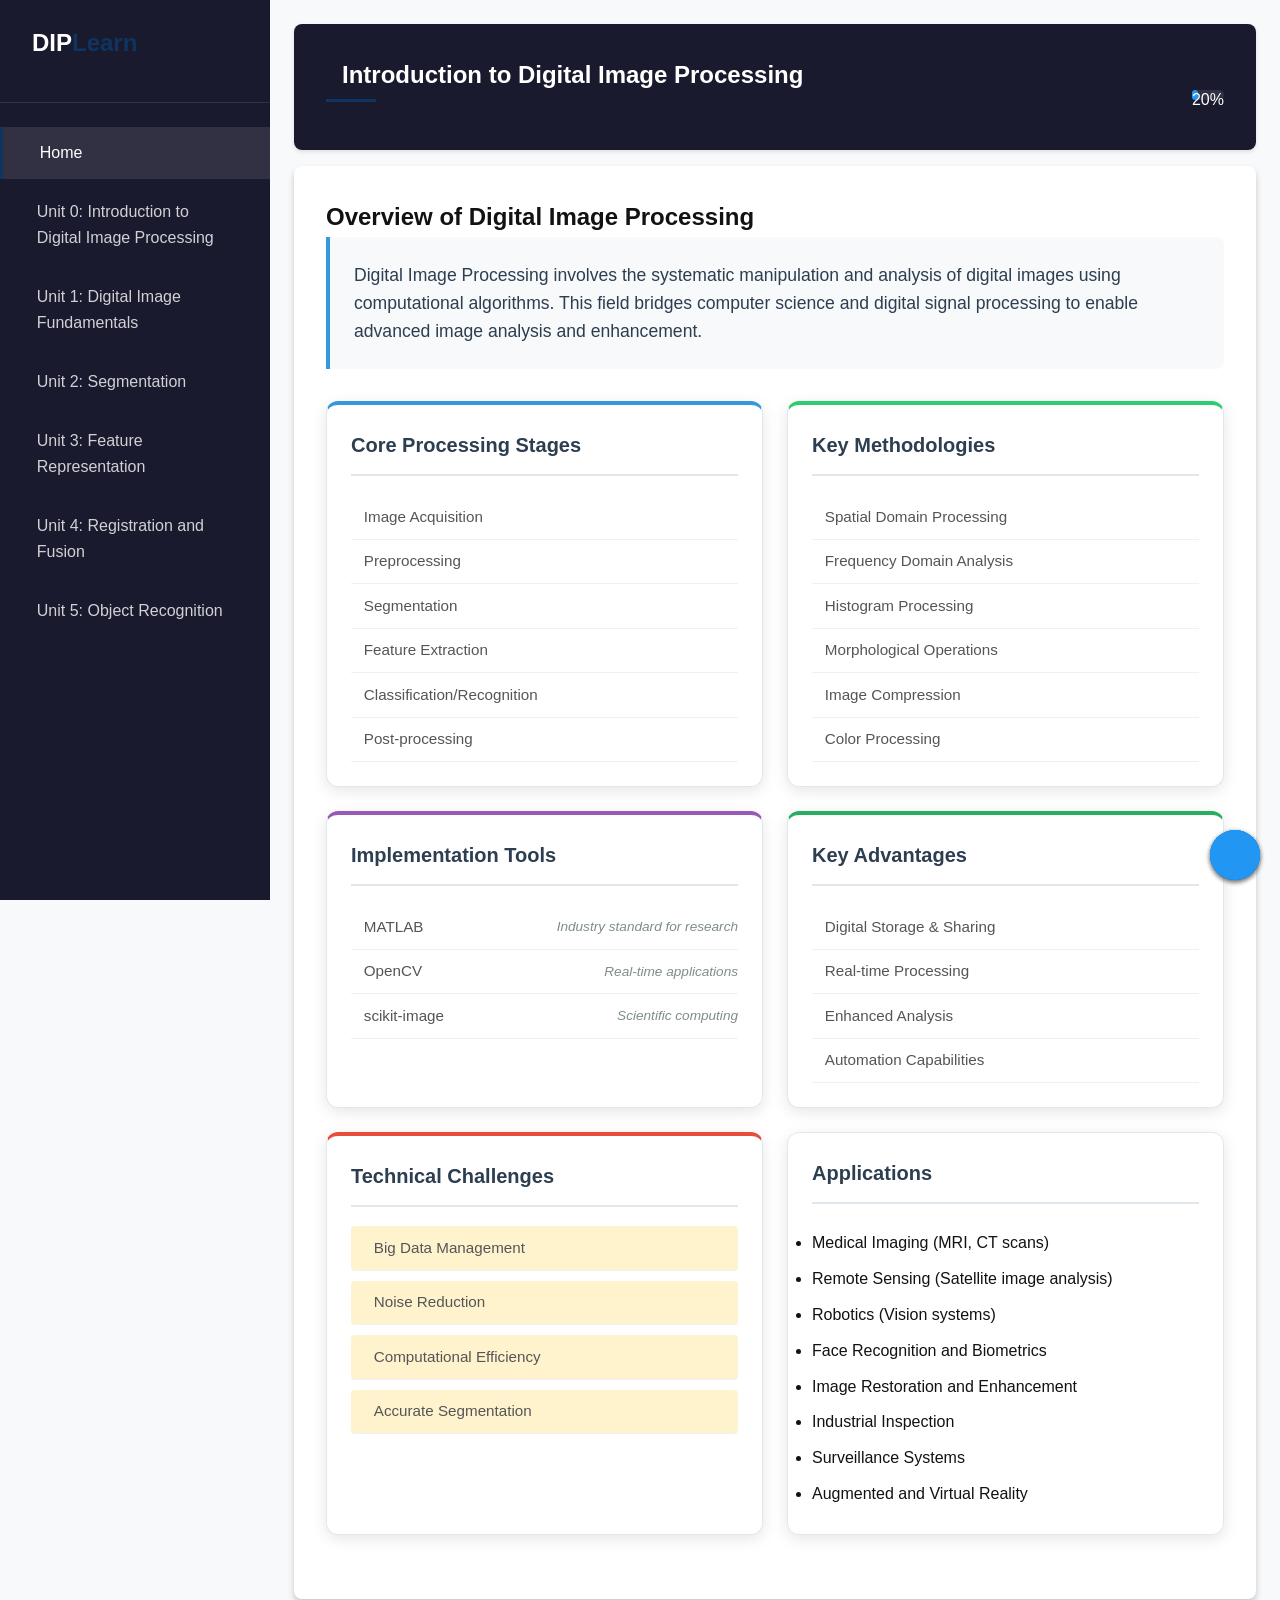
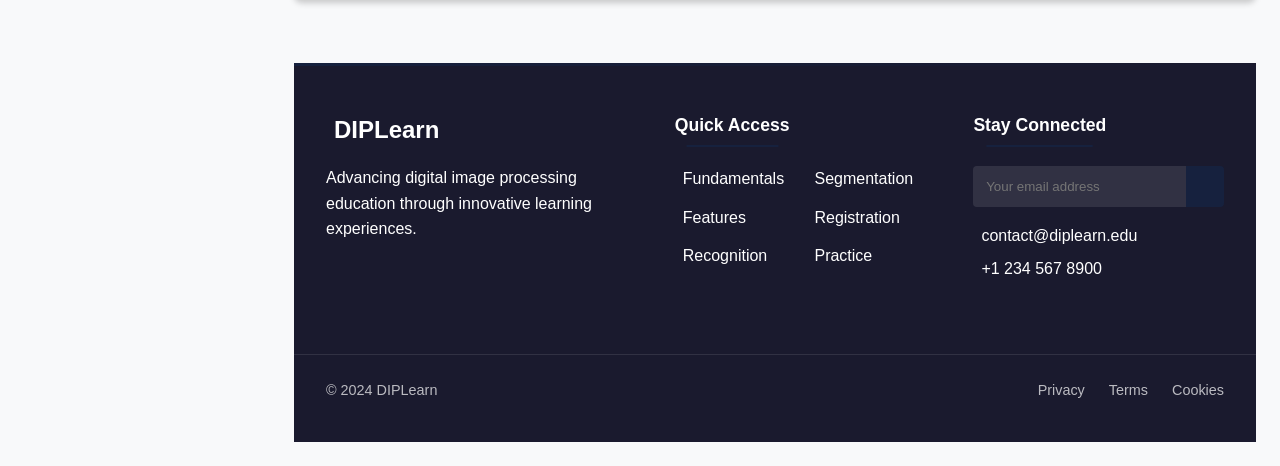
<file: unit0.html>
<!DOCTYPE html>
<html lang="en">
<head>
    <meta charset="UTF-8">
    <meta name="viewport" content="width=device-width, initial-scale=1.0">
    <title>Unit 0 - Introduction to Digital Image Processing</title>
    <link rel="stylesheet" href="adip.css">
</head>
<body>
        <aside class="sidebar">
            <div class="sidebar-header">
                <div class="logo">
                    <div class="logo-icon"><i class="fas fa-image"></i></div>
                    <div class="logo-text">DIP<span>Learn</span></div>
                </div>
            </div>
            <ul class="nav-menu">
                <li class="nav-item">
                    <a href="index.html" class="nav-link active">
                        <i class="fas fa-home"></i> Home
                    </a>
                </li>
                <li class="nav-item">
                    <a href="unit0.html" class="nav-link dropdown-toggle">
                        <i class="fas fa-info-circle"></i> Unit 0: Introduction to Digital Image Processing
                        <i class="fas fa-chevron-down" style="margin-left: auto;"></i>
                    </a>
                </li>
                <li class="nav-item">
                    <a href="unit1.html" class="nav-link dropdown-toggle">
                        <i class="fas fa-book"></i> Unit 1: Digital Image Fundamentals
                        <i class="fas fa-chevron-down" style="margin-left: auto;"></i>
                    </a>
                </li>
                <li class="nav-item">
                    <a href="unit2.html" class="nav-link dropdown-toggle">
                        <i class="fas fa-crop"></i> Unit 2: Segmentation
                        <i class="fas fa-chevron-down" style="margin-left: auto;"></i>
                    </a>
                </li>
                <li class="nav-item">
                    <a href="unit3.html" class="nav-link dropdown-toggle">
                        <i class="fas fa-vector-square"></i> Unit 3: Feature Representation
                        <i class="fas fa-chevron-down" style="margin-left: auto;"></i>
                    </a>
                </li>
                <li class="nav-item">
                    <a href="unit4.html" class="nav-link dropdown-toggle">
                        <i class="fas fa-object-group"></i> Unit 4: Registration and Fusion
                        <i class="fas fa-chevron-down" style="margin-left: auto;"></i>
                    </a>
                </li>
                <li class="nav-item">
                    <a href="unit5.html" class="nav-link dropdown-toggle">
                        <i class="fas fa-eye"></i> Unit 5: Object Recognition
                        <i class="fas fa-chevron-down" style="margin-left: auto;"></i>
                    </a>
                </li>
            </ul>
        </aside>
        <main class="main-content">
            <section class="unit-header">
                <h1 class="section-title">
                    <i class="fas fa-book"></i>
                    Introduction to Digital Image Processing
                </h1>
                <div class="unit-progress">
                    <div class="progress-bar" style="width: 20%;">20%</div>
                </div>
            </section>

            <div class="content-section fade-in">
                <!-- Introduction to digital image processing -->
                <div class="topic-card">
                    <h2><i class="fas fa-list-ol"></i> Overview of Digital Image Processing</h2>    
                    <p class="topic-intro">Digital Image Processing involves the systematic manipulation and analysis of digital images using computational algorithms. This field bridges computer science and digital signal processing to enable advanced image analysis and enhancement.</p>
                    
                    <div class="steps-grid">
                        <div class="step-card">
                            <i class="fas fa-layer-group"></i>
                            <h3>Core Processing Stages</h3>
                            <ul class="process-list">
                                <li><i class="fas fa-circle-dot"></i> Image Acquisition</li>
                                <li><i class="fas fa-circle-dot"></i> Preprocessing</li>
                                <li><i class="fas fa-circle-dot"></i> Segmentation</li>
                                <li><i class="fas fa-circle-dot"></i> Feature Extraction</li>
                                <li><i class="fas fa-circle-dot"></i> Classification/Recognition</li>
                                <li><i class="fas fa-circle-dot"></i> Post-processing</li>
                            </ul>
                        </div>

                        <div class="step-card">
                            <i class="fas fa-tools"></i>
                            <h3>Key Methodologies</h3>
                            <ul class="method-list">
                                <li><i class="fas fa-code-branch"></i> Spatial Domain Processing</li>
                                <li><i class="fas fa-wave-square"></i> Frequency Domain Analysis</li>
                                <li><i class="fas fa-chart-line"></i> Histogram Processing</li>
                                <li><i class="fas fa-border-all"></i> Morphological Operations</li>
                                <li><i class="fas fa-compress-arrows-alt"></i> Image Compression</li>
                                <li><i class="fas fa-palette"></i> Color Processing</li>
                            </ul>
                        </div>

                        <div class="step-card">
                            <i class="fas fa-laptop-code"></i>
                            <h3>Implementation Tools</h3>
                            <ul class="tool-list">
                                <li><i class="fas fa-m"></i> MATLAB 
                                    <span class="tool-desc">Industry standard for research</span>
                                </li>
                                <li><i class="fas fa-python"></i> OpenCV 
                                    <span class="tool-desc">Real-time applications</span>
                                </li>
                                <li><i class="fas fa-code"></i> scikit-image 
                                    <span class="tool-desc">Scientific computing</span>
                                </li>
                            </ul>
                        </div>

                        <div class="step-card">
                            <i class="fas fa-plus-circle"></i>
                            <h3>Key Advantages</h3>
                            <ul class="advantage-list">
                                <li><i class="fas fa-check-circle"></i> Digital Storage & Sharing</li>
                                <li><i class="fas fa-clock"></i> Real-time Processing</li>
                                <li><i class="fas fa-chart-bar"></i> Enhanced Analysis</li>
                                <li><i class="fas fa-robot"></i> Automation Capabilities</li>
                            </ul>
                        </div>

                        <div class="step-card">
                            <i class="fas fa-exclamation-triangle"></i>
                            <h3>Technical Challenges</h3>
                            <ul class="challenge-list">
                                <li><i class="fas fa-database"></i> Big Data Management</li>
                                <li><i class="fas fa-random"></i> Noise Reduction</li>
                                <li><i class="fas fa-microchip"></i> Computational Efficiency</li>
                                <li><i class="fas fa-puzzle-piece"></i> Accurate Segmentation</li>
                            </ul>
                        </div>

                        <div class="step-card">
                            <i class="fas fa-tools"></i>
                            <h3>Applications</h3>
                            <ul class="application-list">
                                <li><i class="fas fa-hospital"></i> Medical Imaging (MRI, CT scans)</li>
                                <li><i class="fas fa-satellite"></i> Remote Sensing (Satellite image analysis)</li>
                                <li><i class="fas fa-robot"></i> Robotics (Vision systems)</li>
                                <li><i class="fas fa-user-shield"></i> Face Recognition and Biometrics</li>
                                <li><i class="fas fa-image"></i> Image Restoration and Enhancement</li>
                                <li><i class="fas fa-industry"></i> Industrial Inspection</li>
                                <li><i class="fas fa-video"></i> Surveillance Systems</li>
                                <li><i class="fas fa-vr-cardboard"></i> Augmented and Virtual Reality</li>
                            </ul>
                        </div>
                    </div>
                </div>
<!-- Footer Section -->
    <footer class="site-footer">
        <div class="footer-content">
            <div class="footer-section brand">
                <div class="footer-logo">
                    <i class="fas fa-image"></i>
                    <span>DIP<span class="highlight">Learn</span></span>
                </div>
                <p>Advancing digital image processing education through innovative learning experiences.</p>
                <div class="social-links">
                    <a href="#" aria-label="GitHub"><i class="fab fa-github"></i></a>
                    <a href="#" aria-label="LinkedIn"><i class="fab fa-linkedin"></i></a>
                    <a href="#" aria-label="Twitter"><i class="fab fa-twitter"></i></a>
                    <a href="#" aria-label="YouTube"><i class="fab fa-youtube"></i></a>
                </div>
            </div>
            <div class="footer-section quick-access">
                <h4>Quick Access</h4>
                <div class="footer-links-grid">
                    <a href="unit1.html"><i class="fas fa-angle-right"></i>Fundamentals</a>
                    <a href="unit2.html"><i class="fas fa-angle-right"></i>Segmentation</a>
                    <a href="unit3.html"><i class="fas fa-angle-right"></i>Features</a>
                    <a href="unit4.html"><i class="fas fa-angle-right"></i>Registration</a>
                    <a href="unit5.html"><i class="fas fa-angle-right"></i>Recognition</a>
                    <a href="#"><i class="fas fa-angle-right"></i>Practice</a>
                </div>
            </div>
            <div class="footer-section connect">
                <h4>Stay Connected</h4>
                <form class="newsletter-form" onsubmit="return false;">
                    <div class="input-group">
                        <input type="email" placeholder="Your email address" required>
                        <button type="submit" aria-label="Subscribe"><i class="fas fa-paper-plane"></i></button>
                    </div>
                </form>
                <div class="contact-info">
                    <p><i class="fas fa-envelope"></i> contact@diplearn.edu</p>
                    <p><i class="fas fa-phone"></i> +1 234 567 8900</p>
                </div>
            </div>
        </div>
        <div class="footer-bottom">
            <p>&copy; 2024 DIPLearn</p>
            <div class="footer-legal">
                <a href="#">Privacy</a>
                <a href="#">Terms</a>
                <a href="#">Cookies</a>
            </div>
        </div>
    </footer>
</body>
</html>
</file>
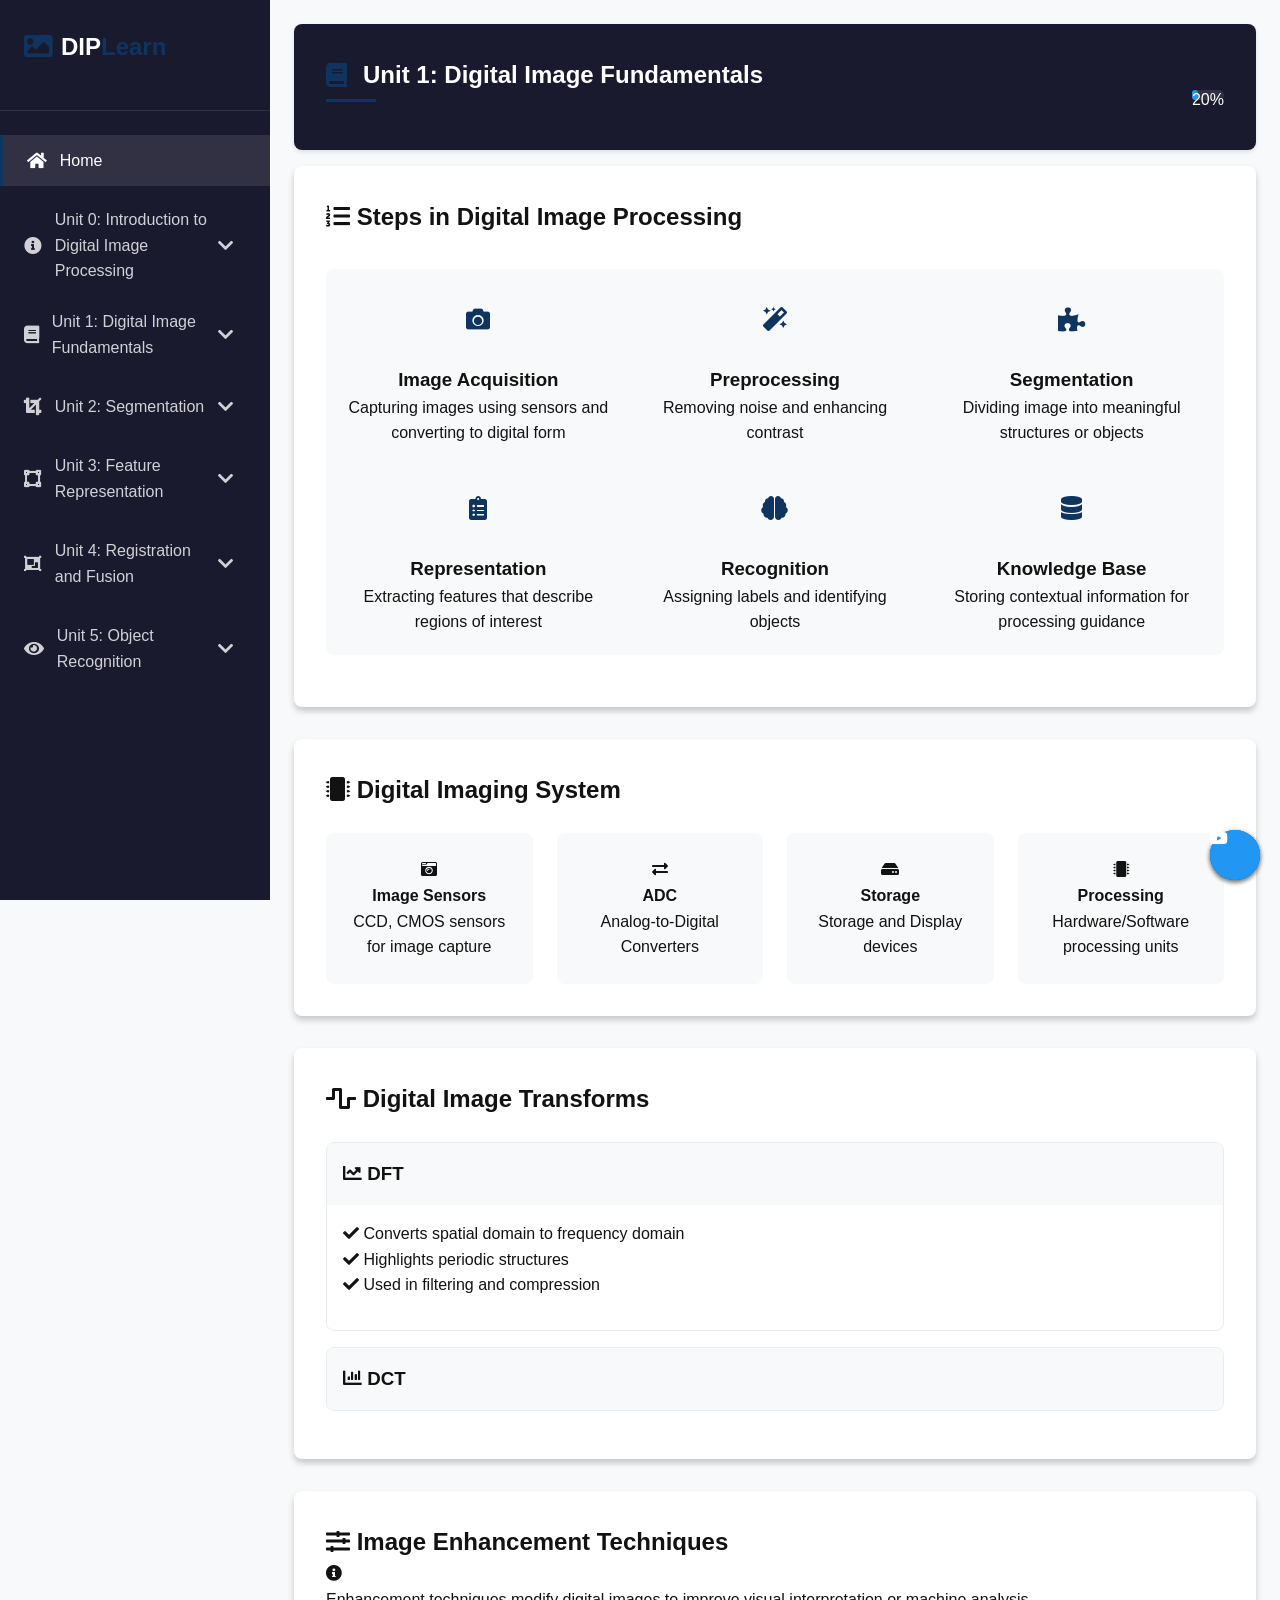
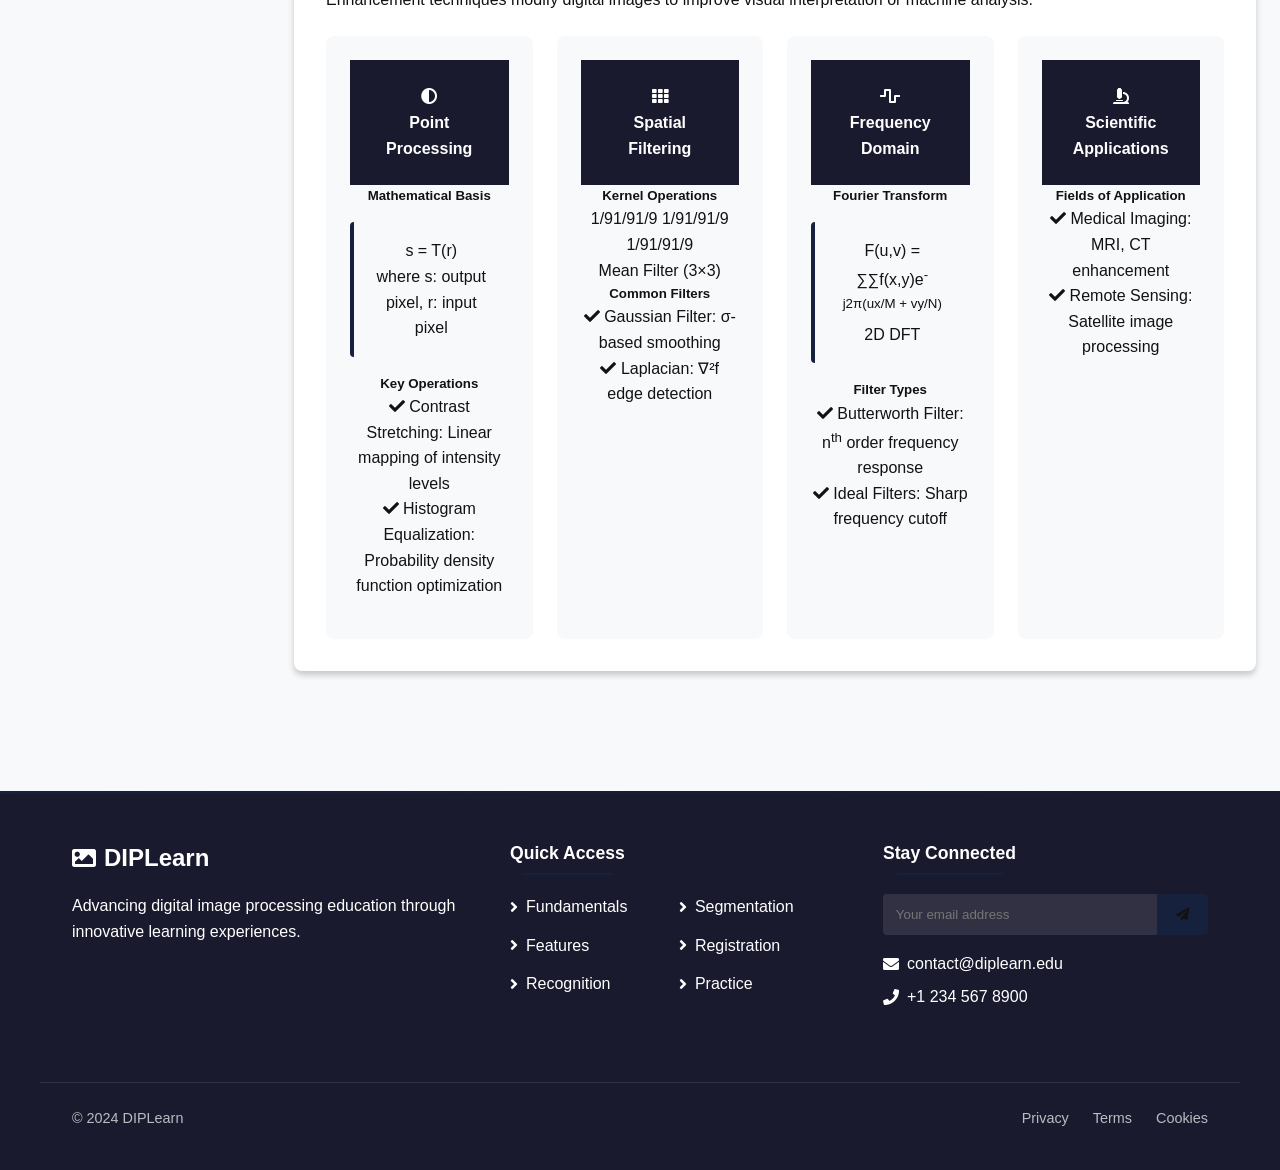
<file: unit1.html>
<!DOCTYPE html>
<html lang="en">
<head>
    <meta charset="UTF-8">
    <meta name="viewport" content="width=device-width, initial-scale=1.0">
    <title>Unit 1: Digital Image Fundamentals | DIPLearn</title>
    <link rel="stylesheet" href="https://cdnjs.cloudflare.com/ajax/libs/font-awesome/5.15.4/css/all.min.css">
    <link rel="stylesheet" href="adip.css">
</head>
<body>
   
        <!-- Sidebar will be the same as main page -->
        <div class="container">
            <aside class="sidebar">
                <div class="sidebar-header">
                    <div class="logo">
                        <div class="logo-icon"><i class="fas fa-image"></i></div>
                        <div class="logo-text">DIP<span>Learn</span></div>
                    </div>
                </div>
                <ul class="nav-menu">
                    <li class="nav-item">
                        <a href="index.html" class="nav-link active">
                            <i class="fas fa-home"></i> Home
                        </a>
                    </li>
                    <a href="unit0.html" class="nav-link dropdown-toggle">
                        <i class="fas fa-info-circle"></i> Unit 0: Introduction to Digital Image Processing
                        <i class="fas fa-chevron-down" style="margin-left: auto;"></i>
                    </a>
                    <li class="nav-item">
                        <a href="unit1.html" class="nav-link dropdown-toggle">
                            <i class="fas fa-book"></i> Unit 1: Digital Image Fundamentals
                            <i class="fas fa-chevron-down" style="margin-left: auto;"></i>
                        </a>
                    </li>
                    <li class="nav-item">
                        <a href="unit2.html" class="nav-link dropdown-toggle">
                            <i class="fas fa-crop"></i> Unit 2: Segmentation
                            <i class="fas fa-chevron-down" style="margin-left: auto;"></i>
                        </a>
                    </li>
                    <li class="nav-item">
                        <a href="unit3.html" class="nav-link dropdown-toggle">
                            <i class="fas fa-vector-square"></i> Unit 3: Feature Representation
                            <i class="fas fa-chevron-down" style="margin-left: auto;"></i>
                        </a>
                    </li>
                    <li class="nav-item">
                        <a href="unit4.html" class="nav-link dropdown-toggle">
                            <i class="fas fa-object-group"></i> Unit 4: Registration and Fusion
                            <i class="fas fa-chevron-down" style="margin-left: auto;"></i>
                        </a>
                    </li>
                    <li class="nav-item">
                        <a href="unit5.html" class="nav-link dropdown-toggle">
                            <i class="fas fa-eye"></i> Unit 5: Object Recognition
                            <i class="fas fa-chevron-down" style="margin-left: auto;"></i>
                        </a>
                    </li>
                </ul>
            </aside>

        <main class="main-content">
            <section class="unit-header">
                <h1 class="section-title">
                    <i class="fas fa-book"></i>
                    Unit 1: Digital Image Fundamentals
                </h1>
                <div class="unit-progress">
                    <div class="progress-bar" style="width: 20%;">20%</div>
                </div>
            </section>

            <div class="content-section fade-in">
                <!-- Steps in Digital Image Processing -->
                <div class="topic-card">
                    <h2><i class="fas fa-list-ol"></i> Steps in Digital Image Processing</h2>
                    <div class="process-flow">
                        <div class="process-step">
                            <div class="step-icon"><i class="fas fa-camera"></i></div>
                            <h3>Image Acquisition</h3>
                            <p>Capturing images using sensors and converting to digital form</p>
                        </div>
                        <div class="process-step">
                            <div class="step-icon"><i class="fas fa-magic"></i></div>
                            <h3>Preprocessing</h3>
                            <p>Removing noise and enhancing contrast</p>
                        </div>
                        <div class="process-step">
                            <div class="step-icon"><i class="fas fa-puzzle-piece"></i></div>
                            <h3>Segmentation</h3>
                            <p>Dividing image into meaningful structures or objects</p>
                        </div>
                        <div class="process-step">
                            <div class="step-icon"><i class="fas fa-clipboard-list"></i></div>
                            <h3>Representation</h3>
                            <p>Extracting features that describe regions of interest</p>
                        </div>
                        <div class="process-step">
                            <div class="step-icon"><i class="fas fa-brain"></i></div>
                            <h3>Recognition</h3>
                            <p>Assigning labels and identifying objects</p>
                        </div>
                        <div class="process-step">
                            <div class="step-icon"><i class="fas fa-database"></i></div>
                            <h3>Knowledge Base</h3>
                            <p>Storing contextual information for processing guidance</p>
                        </div>
                    </div>
                </div>

                <!-- Digital Imaging System -->
                <div class="topic-card">
                    <h2><i class="fas fa-microchip"></i> Digital Imaging System</h2>
                    <div class="component-grid">
                        <div class="component-card">
                            <i class="fas fa-camera-retro"></i>
                            <h4>Image Sensors</h4>
                            <p>CCD, CMOS sensors for image capture</p>
                        </div>
                        <div class="component-card">
                            <i class="fas fa-exchange-alt"></i>
                            <h4>ADC</h4>
                            <p>Analog-to-Digital Converters</p>
                        </div>
                        <div class="component-card">
                            <i class="fas fa-hdd"></i>
                            <h4>Storage</h4>
                            <p>Storage and Display devices</p>
                        </div>
                        <div class="component-card">
                            <i class="fas fa-microchip"></i>
                            <h4>Processing</h4>
                            <p>Hardware/Software processing units</p>
                        </div>
                    </div>
                </div>

                <!-- Digital Image Transforms -->
                <div class="topic-card">
                    <h2><i class="fas fa-wave-square"></i> Digital Image Transforms</h2>
                    <div class="transform-tabs">
                        <div class="tab active" data-tab="dft">
                            <h3><i class="fas fa-chart-line"></i> DFT</h3>
                            <div class="tab-content">
                                <ul class="feature-list">
                                    <li><i class="fas fa-check"></i> Converts spatial domain to frequency domain</li>
                                    <li><i class="fas fa-check"></i> Highlights periodic structures</li>
                                    <li><i class="fas fa-check"></i> Used in filtering and compression</li>
                                </ul>
                            </div>
                        </div>
                        <div class="tab" data-tab="dct">
                            <h3><i class="fas fa-chart-bar"></i> DCT</h3>
                            <div class="tab-content">
                                <ul class="feature-list">
                                    <li><i class="fas fa-check"></i> Uses cosine functions for representation</li>
                                    <li><i class="fas fa-check"></i> Basis for JPEG compression</li>
                                    <li><i class="fas fa-check"></i> Energy compaction property</li>
                                </ul>
                            </div>
                        </div>
                    </div>
                </div>

                <!-- Image Enhancement -->
                <div class="topic-card">
                    <h2><i class="fas fa-sliders-h"></i> Image Enhancement Techniques</h2>
                    
                    <!-- Overview Box -->
                    <div class="overview-box">
                        <i class="fas fa-info-circle"></i>
                        <p>Enhancement techniques modify digital images to improve visual interpretation or machine analysis.</p>
                    </div>

                    <div class="component-grid">
                        <!-- Point Processing -->
                        <div class="component-card">
                            <div class="card-header">
                                <i class="fas fa-adjust"></i>
                                <h4>Point Processing</h4>
                            </div>
                            <div class="card-content">
                                <div class="theory-section">
                                    <h5>Mathematical Basis</h5>
                                    <div class="formula-box">
                                        <p>s = T(r)</p>
                                        <p class="formula-caption">where s: output pixel, r: input pixel</p>
                                    </div>
                                </div>
                                <div class="techniques-section">
                                    <h5>Key Operations</h5>
                                    <ul class="feature-list">
                                        <li>
                                            <i class="fas fa-check"></i>
                                            <span class="technique-name">Contrast Stretching:</span>
                                            <span class="technique-desc">Linear mapping of intensity levels</span>
                                        </li>
                                        <li>
                                            <i class="fas fa-check"></i>
                                            <span class="technique-name">Histogram Equalization:</span>
                                            <span class="technique-desc">Probability density function optimization</span>
                                        </li>
                                    </ul>
                                </div>
                            </div>
                        </div>

                        <!-- Spatial Filtering -->
                        <div class="component-card">
                            <div class="card-header">
                                <i class="fas fa-th"></i>
                                <h4>Spatial Filtering</h4>
                            </div>
                            <div class="card-content">
                                <div class="theory-section">
                                    <h5>Kernel Operations</h5>
                                    <div class="matrix-box">
                                        <div class="matrix">
                                            <span>1/9</span><span>1/9</span><span>1/9</span>
                                            <span>1/9</span><span>1/9</span><span>1/9</span>
                                            <span>1/9</span><span>1/9</span><span>1/9</span>
                                        </div>
                                        <p class="matrix-caption">Mean Filter (3×3)</p>
                                    </div>
                                </div>
                                <div class="techniques-section">
                                    <h5>Common Filters</h5>
                                    <ul class="feature-list">
                                        <li>
                                            <i class="fas fa-check"></i>
                                            <span class="technique-name">Gaussian Filter:</span>
                                            <span class="technique-desc">σ-based smoothing</span>
                                        </li>
                                        <li>
                                            <i class="fas fa-check"></i>
                                            <span class="technique-name">Laplacian:</span>
                                            <span class="technique-desc">∇²f edge detection</span>
                                        </li>
                                    </ul>
                                </div>
                            </div>
                        </div>

                        <!-- Frequency Domain -->
                        <div class="component-card">
                            <div class="card-header">
                                <i class="fas fa-wave-square"></i>
                                <h4>Frequency Domain</h4>
                            </div>
                            <div class="card-content">
                                <div class="theory-section">
                                    <h5>Fourier Transform</h5>
                                    <div class="formula-box">
                                        <p>F(u,v) = ∑∑f(x,y)e<sup>-j2π(ux/M + vy/N)</sup></p>
                                        <p class="formula-caption">2D DFT</p>
                                    </div>
                                </div>
                                <div class="techniques-section">
                                    <h5>Filter Types</h5>
                                    <ul class="feature-list">
                                        <li>
                                            <i class="fas fa-check"></i>
                                            <span class="technique-name">Butterworth Filter:</span>
                                            <span class="technique-desc">n<sup>th</sup> order frequency response</span>
                                        </li>
                                        <li>
                                            <i class="fas fa-check"></i>
                                            <span class="technique-name">Ideal Filters:</span>
                                            <span class="technique-desc">Sharp frequency cutoff</span>
                                        </li>
                                    </ul>
                                </div>
                            </div>
                        </div>

                        <!-- Applications -->
                        <div class="component-card">
                            <div class="card-header">
                                <i class="fas fa-microscope"></i>
                                <h4>Scientific Applications</h4>
                            </div>
                            <div class="card-content">
                                <div class="application-section">
                                    <h5>Fields of Application</h5>
                                    <ul class="feature-list">
                                        <li>
                                            <i class="fas fa-check"></i>
                                            <span class="technique-name">Medical Imaging:</span>
                                            <span class="technique-desc">MRI, CT enhancement</span>
                                        </li>
                                        <li>
                                            <i class="fas fa-check"></i>
                                            <span class="technique-name">Remote Sensing:</span>
                                            <span class="technique-desc">Satellite image processing</span>
                                        </li>
                                    </ul>
                                </div>
                            </div>
                        </div>
                    </div>
                </div>
            </div>
        </main>
    </div>

    <!-- Footer Section -->
    <footer class="site-footer">
        <div class="footer-content">
            <div class="footer-section brand">
                <div class="footer-logo">
                    <i class="fas fa-image"></i>
                    <span>DIP<span class="highlight">Learn</span></span>
                </div>
                <p>Advancing digital image processing education through innovative learning experiences.</p>
                <div class="social-links">
                    <a href="#" aria-label="GitHub"><i class="fab fa-github"></i></a>
                    <a href="#" aria-label="LinkedIn"><i class="fab fa-linkedin"></i></a>
                    <a href="#" aria-label="Twitter"><i class="fab fa-twitter"></i></a>
                    <a href="#" aria-label="YouTube"><i class="fab fa-youtube"></i></a>
                </div>
            </div>
            <div class="footer-section quick-access">
                <h4>Quick Access</h4>
                <div class="footer-links-grid">
                    <a href="unit1.html"><i class="fas fa-angle-right"></i>Fundamentals</a>
                    <a href="unit2.html"><i class="fas fa-angle-right"></i>Segmentation</a>
                    <a href="unit3.html"><i class="fas fa-angle-right"></i>Features</a>
                    <a href="unit4.html"><i class="fas fa-angle-right"></i>Registration</a>
                    <a href="unit5.html"><i class="fas fa-angle-right"></i>Recognition</a>
                    <a href="#"><i class="fas fa-angle-right"></i>Practice</a>
                </div>
            </div>
            <div class="footer-section connect">
                <h4>Stay Connected</h4>
                <form class="newsletter-form" onsubmit="return false;">
                    <div class="input-group">
                        <input type="email" placeholder="Your email address" required>
                        <button type="submit" aria-label="Subscribe"><i class="fas fa-paper-plane"></i></button>
                    </div>
                </form>
                <div class="contact-info">
                    <p><i class="fas fa-envelope"></i> contact@diplearn.edu</p>
                    <p><i class="fas fa-phone"></i> +1 234 567 8900</p>
                </div>
            </div>
        </div>
        <div class="footer-bottom">
            <p>&copy; 2024 DIPLearn</p>
            <div class="footer-legal">
                <a href="#">Privacy</a>
                <a href="#">Terms</a>
                <a href="#">Cookies</a>
            </div>
        </div>
    </footer>
</body>
</html>
</file>
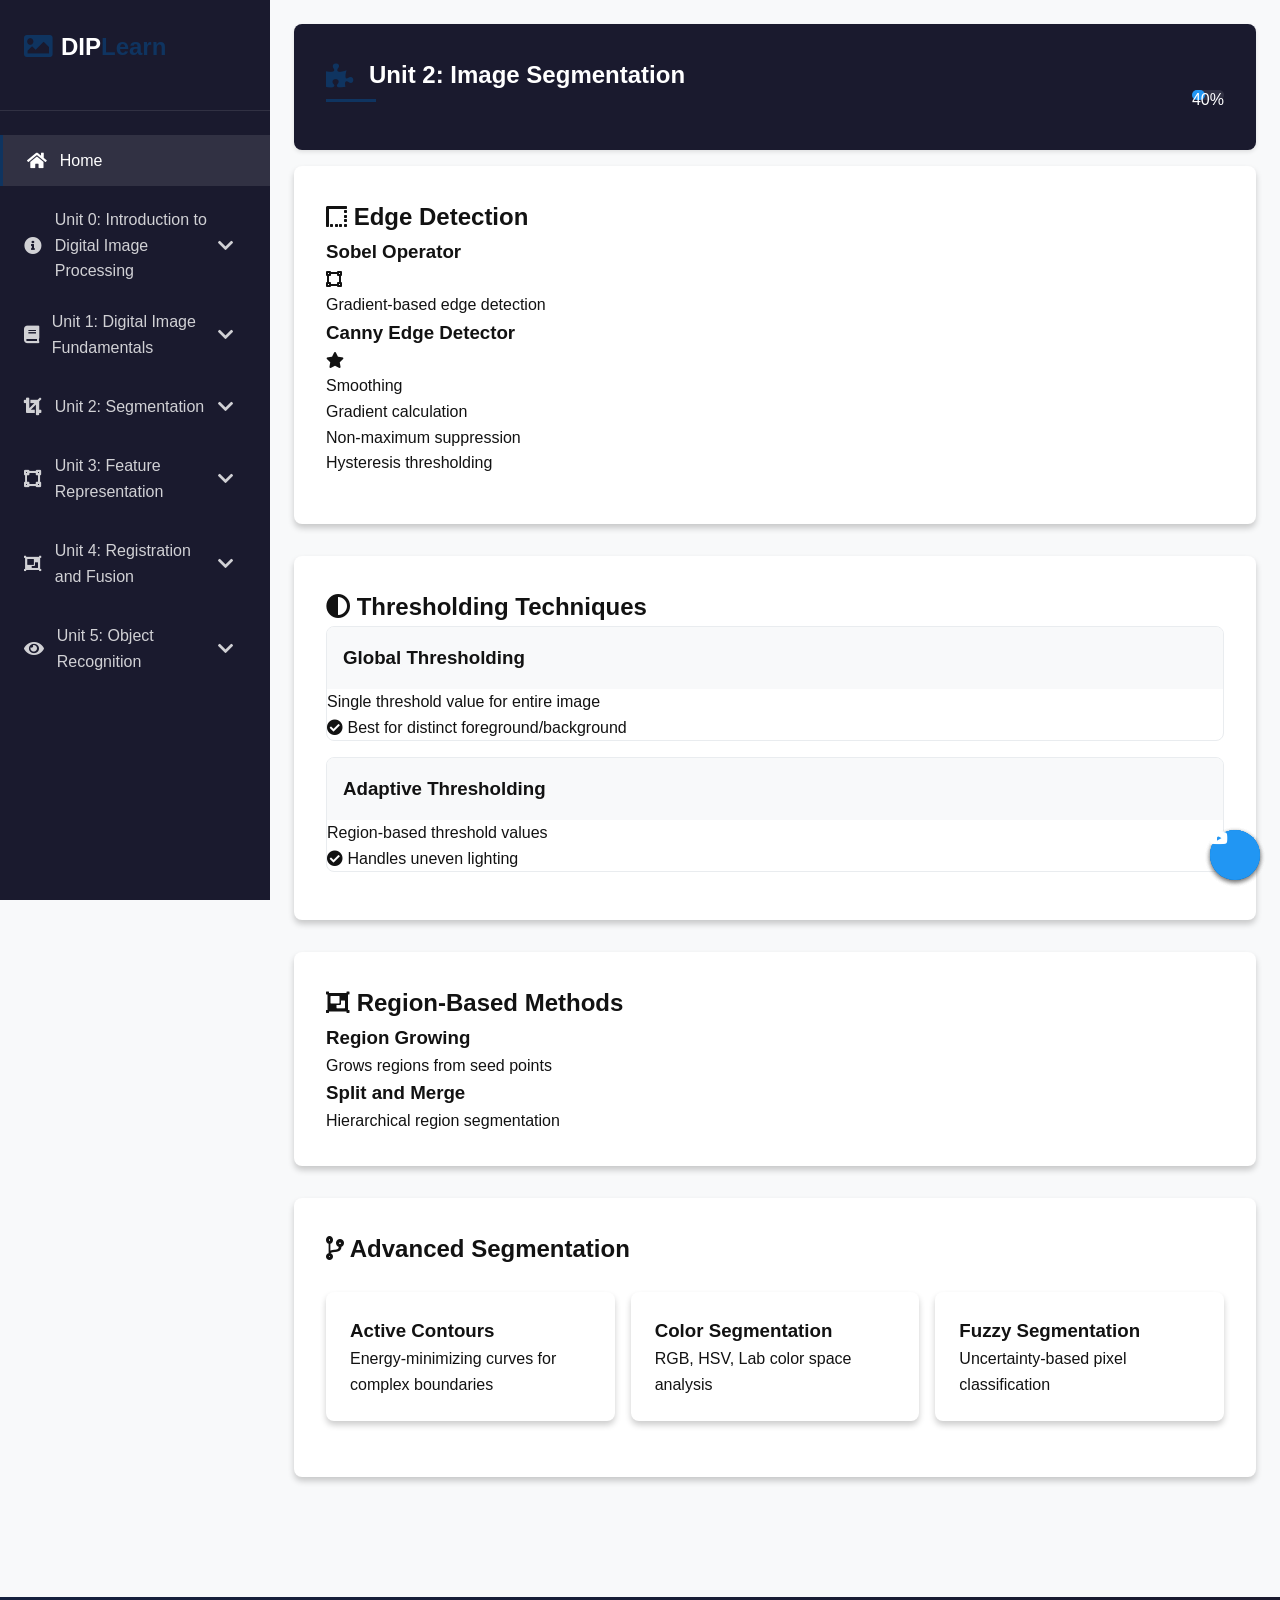
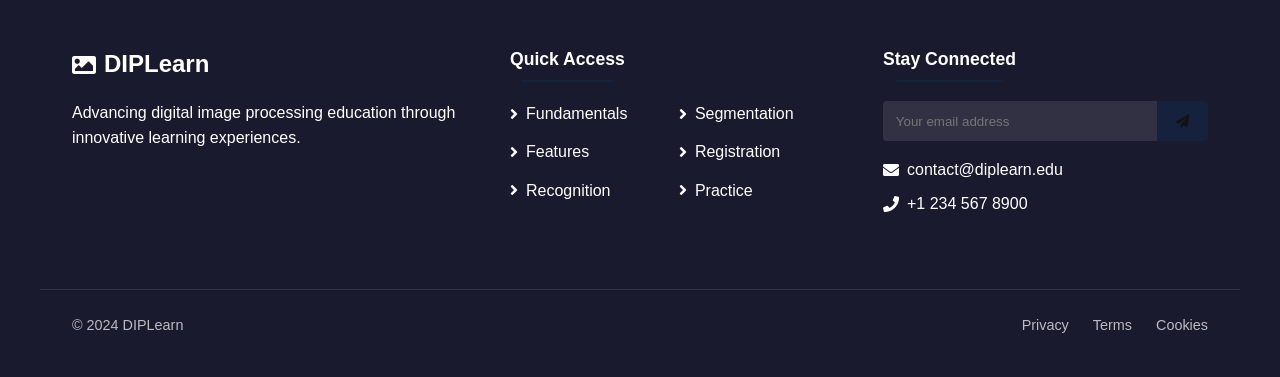
<file: unit2.html>
<!DOCTYPE html>
<html lang="en">
<head>
    <meta charset="UTF-8">
    <meta name="viewport" content="width=device-width, initial-scale=1.0">
    <title>Unit 2: Image Segmentation | DIPLearn</title>
    <link rel="stylesheet" href="https://cdnjs.cloudflare.com/ajax/libs/font-awesome/5.15.4/css/all.min.css">
    <link rel="stylesheet" href="adip.css">
</head>
<body>
    
        <div class="container">
            <aside class="sidebar">
                <div class="sidebar-header">
                    <div class="logo">
                        <div class="logo-icon"><i class="fas fa-image"></i></div>
                        <div class="logo-text">DIP<span>Learn</span></div>
                    </div>
                </div>
                <ul class="nav-menu">
                    <li class="nav-item">
                        <a href="index.html" class="nav-link active">
                            <i class="fas fa-home"></i> Home
                        </a>
                    </li>
                    <a href="unit0.html" class="nav-link dropdown-toggle">
                        <i class="fas fa-info-circle"></i> Unit 0: Introduction to Digital Image Processing
                        <i class="fas fa-chevron-down" style="margin-left: auto;"></i>
                    </a>
                    <li class="nav-item">
                        <a href="unit1.html" class="nav-link dropdown-toggle">
                            <i class="fas fa-book"></i> Unit 1: Digital Image Fundamentals
                            <i class="fas fa-chevron-down" style="margin-left: auto;"></i>
                        </a>
                    </li>
                    <li class="nav-item">
                        <a href="unit2.html" class="nav-link dropdown-toggle">
                            <i class="fas fa-crop"></i> Unit 2: Segmentation
                            <i class="fas fa-chevron-down" style="margin-left: auto;"></i>
                        </a>
                    </li>
                    <li class="nav-item">
                        <a href="unit3.html" class="nav-link dropdown-toggle">
                            <i class="fas fa-vector-square"></i> Unit 3: Feature Representation
                            <i class="fas fa-chevron-down" style="margin-left: auto;"></i>
                        </a>
                    </li>
                    <li class="nav-item">
                        <a href="unit4.html" class="nav-link dropdown-toggle">
                            <i class="fas fa-object-group"></i> Unit 4: Registration and Fusion
                            <i class="fas fa-chevron-down" style="margin-left: auto;"></i>
                        </a>
                    </li>
                    <li class="nav-item">
                        <a href="unit5.html" class="nav-link dropdown-toggle">
                            <i class="fas fa-eye"></i> Unit 5: Object Recognition
                            <i class="fas fa-chevron-down" style="margin-left: auto;"></i>
                        </a>
                    </li>
                </ul>
            </aside>

        <main class="main-content">
            <section class="unit-header fade-in">
                <h1 class="section-title"><i class="fas fa-puzzle-piece"></i> Unit 2: Image Segmentation</h1>
                <div class="unit-progress">
                    <div class="progress-bar" style="width: 40%;">40%</div>
                </div>
            </section>

            <div class="content-section fade-in">
                <!-- Edge Detection -->
                <div class="topic-card">
                    <h2><i class="fas fa-border-style"></i> Edge Detection</h2>
                    <div class="operator-grid">
                        <div class="operator-card">
                            <h3>Sobel Operator</h3>
                            <div class="operator-icon"><i class="fas fa-vector-square"></i></div>
                            <p>Gradient-based edge detection</p>
                        </div>
                        <div class="operator-card">
                            <h3>Canny Edge Detector</h3>
                            <div class="operator-icon"><i class="fas fa-star"></i></div>
                            <ul class="feature-list">
                                <li>Smoothing</li>
                                <li>Gradient calculation</li>
                                <li>Non-maximum suppression</li>
                                <li>Hysteresis thresholding</li>
                            </ul>
                        </div>
                    </div>
                </div>

                <!-- Thresholding -->
                <div class="topic-card">
                    <h2><i class="fas fa-adjust"></i> Thresholding Techniques</h2>
                    <div class="threshold-tabs">
                        <div class="tab active" data-tab="global">
                            <h3>Global Thresholding</h3>
                            <p>Single threshold value for entire image</p>
                            <div class="feature-box">
                                <i class="fas fa-check-circle"></i>
                                <span>Best for distinct foreground/background</span>
                            </div>
                        </div>
                        <div class="tab" data-tab="adaptive">
                            <h3>Adaptive Thresholding</h3>
                            <p>Region-based threshold values</p>
                            <div class="feature-box">
                                <i class="fas fa-check-circle"></i>
                                <span>Handles uneven lighting</span>
                            </div>
                        </div>
                    </div>
                </div>

                <!-- Region-Based Segmentation -->
                <div class="topic-card">
                    <h2><i class="fas fa-object-group"></i> Region-Based Methods</h2>
                    <div class="method-grid">
                        <div class="method-card">
                            <h3>Region Growing</h3>
                            <p>Grows regions from seed points</p>
                        </div>
                        <div class="method-card">
                            <h3>Split and Merge</h3>
                            <p>Hierarchical region segmentation</p>
                        </div>
                    </div>
                </div>

                <!-- Advanced Techniques -->
                <div class="topic-card">
                    <h2><i class="fas fa-code-branch"></i> Advanced Segmentation</h2>
                    <div class="technique-grid">
                        <div class="technique-card">
                            <h3>Active Contours</h3>
                            <p>Energy-minimizing curves for complex boundaries</p>
                        </div>
                        <div class="technique-card">
                            <h3>Color Segmentation</h3>
                            <p>RGB, HSV, Lab color space analysis</p>
                        </div>
                        <div class="technique-card">
                            <h3>Fuzzy Segmentation</h3>
                            <p>Uncertainty-based pixel classification</p>
                        </div>
                    </div>
                </div>
            </div>
        </main>
    </div>

    <!-- Footer Section -->
    <footer class="site-footer">
        <div class="footer-content">
            <div class="footer-section brand">
                <div class="footer-logo">
                    <i class="fas fa-image"></i>
                    <span>DIP<span class="highlight">Learn</span></span>
                </div>
                <p>Advancing digital image processing education through innovative learning experiences.</p>
                <div class="social-links">
                    <a href="#" aria-label="GitHub"><i class="fab fa-github"></i></a>
                    <a href="#" aria-label="LinkedIn"><i class="fab fa-linkedin"></i></a>
                    <a href="#" aria-label="Twitter"><i class="fab fa-twitter"></i></a>
                    <a href="#" aria-label="YouTube"><i class="fab fa-youtube"></i></a>
                </div>
            </div>
            <div class="footer-section quick-access">
                <h4>Quick Access</h4>
                <div class="footer-links-grid">
                    <a href="unit1.html"><i class="fas fa-angle-right"></i>Fundamentals</a>
                    <a href="unit2.html"><i class="fas fa-angle-right"></i>Segmentation</a>
                    <a href="unit3.html"><i class="fas fa-angle-right"></i>Features</a>
                    <a href="unit4.html"><i class="fas fa-angle-right"></i>Registration</a>
                    <a href="unit5.html"><i class="fas fa-angle-right"></i>Recognition</a>
                    <a href="#"><i class="fas fa-angle-right"></i>Practice</a>
                </div>
            </div>
            <div class="footer-section connect">
                <h4>Stay Connected</h4>
                <form class="newsletter-form" onsubmit="return false;">
                    <div class="input-group">
                        <input type="email" placeholder="Your email address" required>
                        <button type="submit" aria-label="Subscribe"><i class="fas fa-paper-plane"></i></button>
                    </div>
                </form>
                <div class="contact-info">
                    <p><i class="fas fa-envelope"></i> contact@diplearn.edu</p>
                    <p><i class="fas fa-phone"></i> +1 234 567 8900</p>
                </div>
            </div>
        </div>
        <div class="footer-bottom">
            <p>&copy; 2024 DIPLearn</p>
            <div class="footer-legal">
                <a href="#">Privacy</a>
                <a href="#">Terms</a>
                <a href="#">Cookies</a>
            </div>
        </div>
    </footer>
</body>
</html>
</file>
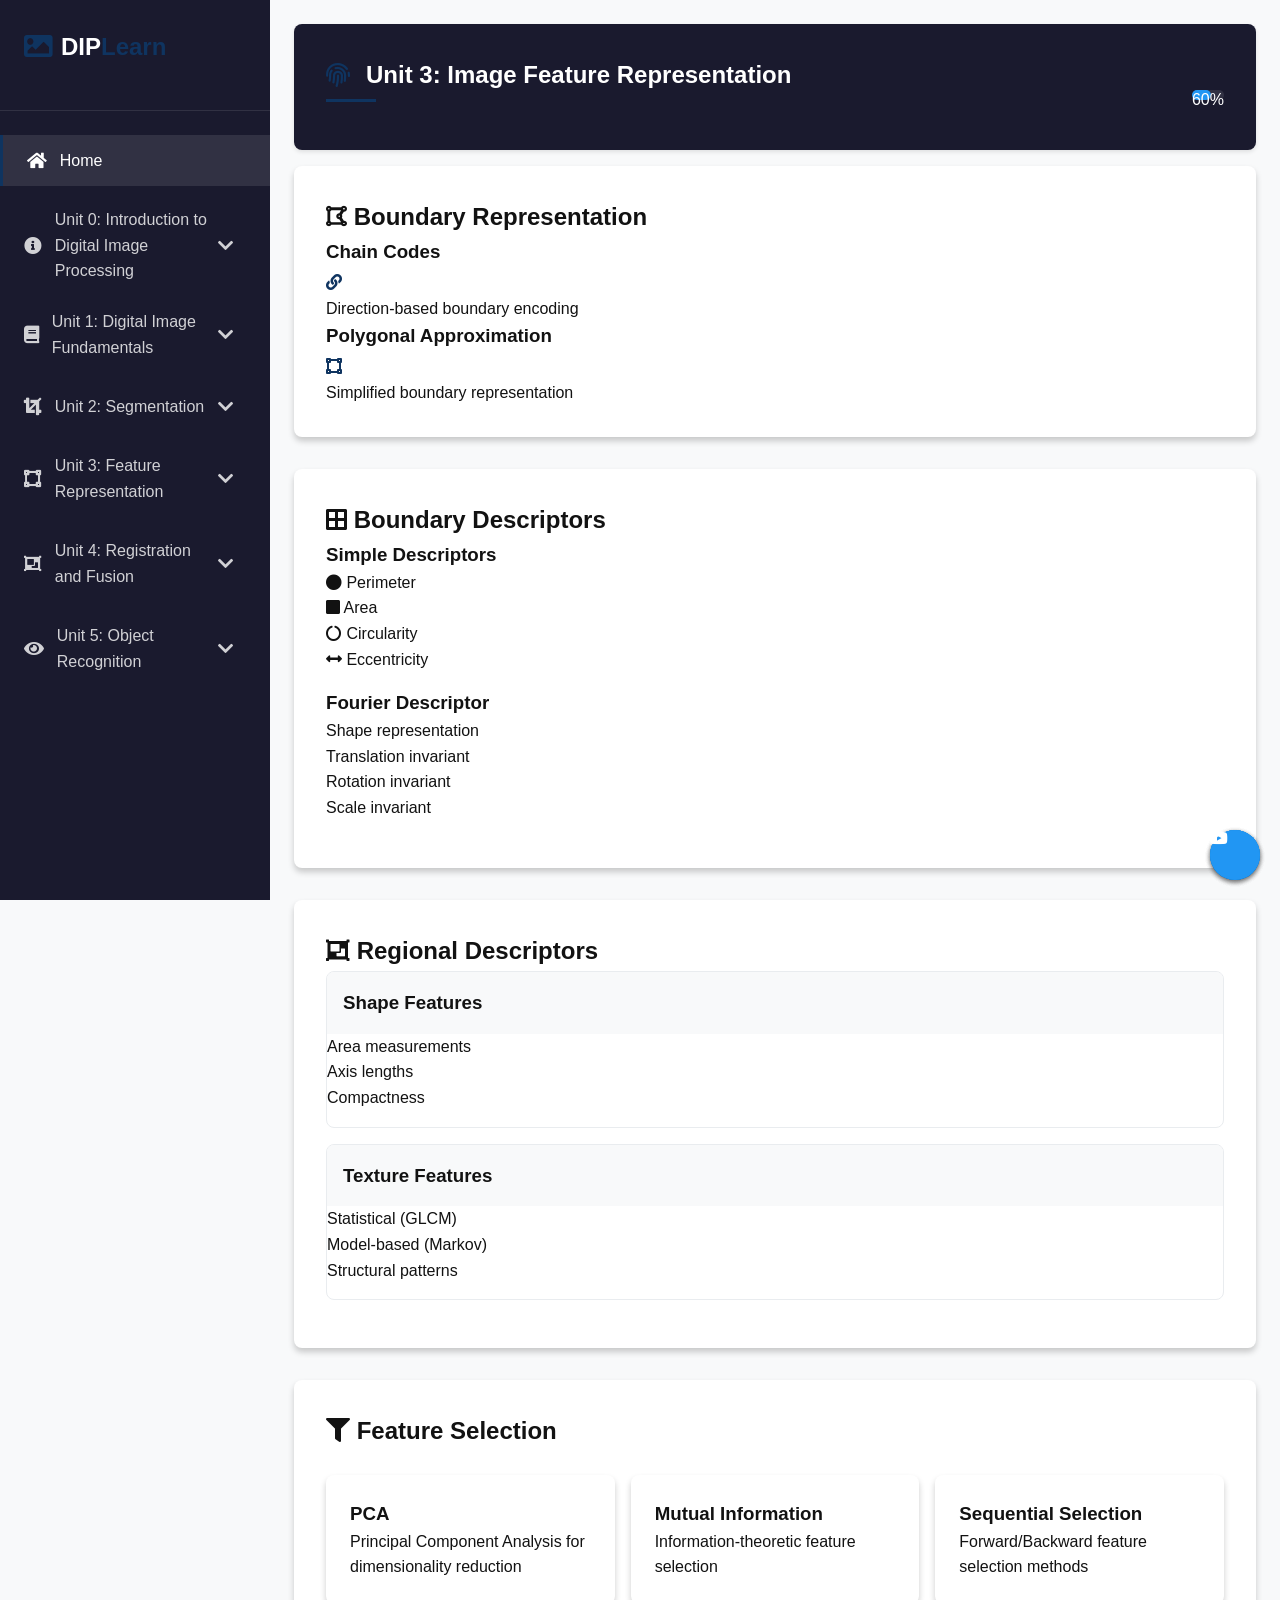
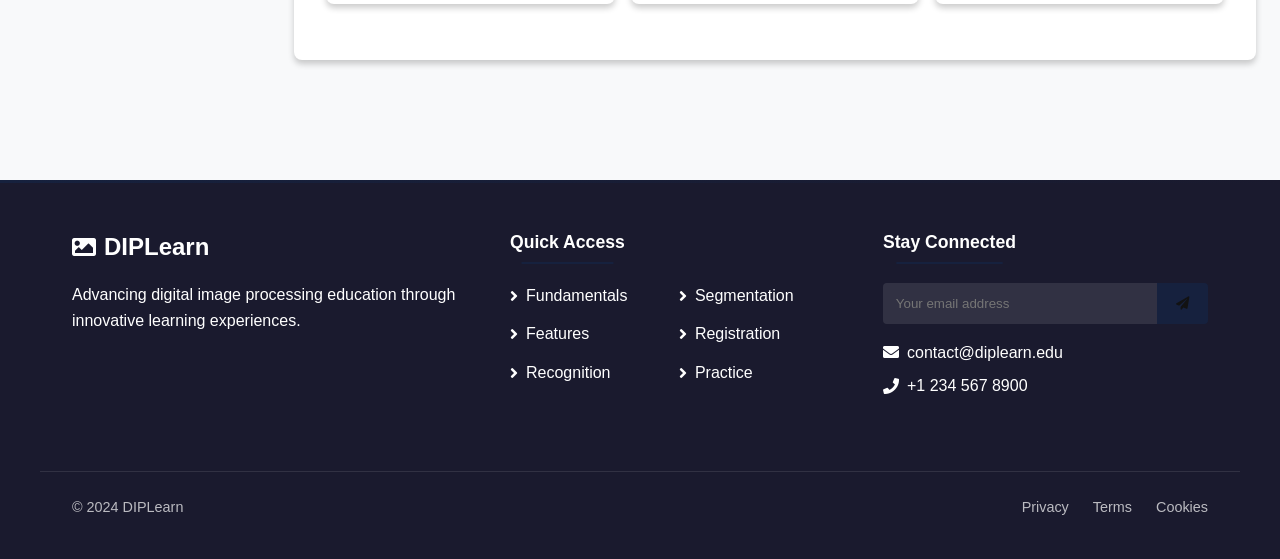
<file: unit3.html>
<!DOCTYPE html>
<html lang="en">
<head>
    <meta charset="UTF-8">
    <meta name="viewport" content="width=device-width, initial-scale=1.0">
    <title>Unit 3: Image Feature Representation | DIPLearn</title>
    <link rel="stylesheet" href="https://cdnjs.cloudflare.com/ajax/libs/font-awesome/5.15.4/css/all.min.css">
    <link rel="stylesheet" href="adip.css">
</head>
<body>
    <div class="container">
        <aside class="sidebar">
            <div class="sidebar-header">
                <div class="logo">
                    <div class="logo-icon"><i class="fas fa-image"></i></div>
                    <div class="logo-text">DIP<span>Learn</span></div>
                </div>
            </div>
            <ul class="nav-menu">
                <li class="nav-item">
                    <a href="index.html" class="nav-link active">
                        <i class="fas fa-home"></i> Home
                    </a>
                </li>
                <a href="unit0.html" class="nav-link dropdown-toggle">
                    <i class="fas fa-info-circle"></i> Unit 0: Introduction to Digital Image Processing
                    <i class="fas fa-chevron-down" style="margin-left: auto;"></i>
                </a>
                <li class="nav-item">
                    <a href="unit1.html" class="nav-link dropdown-toggle">
                        <i class="fas fa-book"></i> Unit 1: Digital Image Fundamentals
                        <i class="fas fa-chevron-down" style="margin-left: auto;"></i>
                    </a>
                </li>
                <li class="nav-item">
                    <a href="unit2.html" class="nav-link dropdown-toggle">
                        <i class="fas fa-crop"></i> Unit 2: Segmentation
                        <i class="fas fa-chevron-down" style="margin-left: auto;"></i>
                    </a>
                </li>
                <li class="nav-item">
                    <a href="unit3.html" class="nav-link dropdown-toggle">
                        <i class="fas fa-vector-square"></i> Unit 3: Feature Representation
                        <i class="fas fa-chevron-down" style="margin-left: auto;"></i>
                    </a>
                </li>
                <li class="nav-item">
                    <a href="unit4.html" class="nav-link dropdown-toggle">
                        <i class="fas fa-object-group"></i> Unit 4: Registration and Fusion
                        <i class="fas fa-chevron-down" style="margin-left: auto;"></i>
                    </a>
                </li>
                <li class="nav-item">
                    <a href="unit5.html" class="nav-link dropdown-toggle">
                        <i class="fas fa-eye"></i> Unit 5: Object Recognition
                        <i class="fas fa-chevron-down" style="margin-left: auto;"></i>
                    </a>
                </li>
            </ul>
        </aside>

        <main class="main-content">
            <section class="unit-header fade-in">
                <h1 class="section-title"><i class="fas fa-fingerprint"></i> Unit 3: Image Feature Representation</h1>
                <div class="unit-progress">
                    <div class="progress-bar" style="width: 60%;">60%</div>
                </div>
            </section>

            <div class="content-section fade-in">
                <!-- Boundary Representation -->
                <div class="topic-card">
                    <h2><i class="fas fa-draw-polygon"></i> Boundary Representation</h2>
                    <div class="feature-grid">
                        <div class="feature-card">
                            <h3>Chain Codes</h3>
                            <div class="feature-icon"><i class="fas fa-link"></i></div>
                            <p>Direction-based boundary encoding</p>
                        </div>
                        <div class="feature-card">
                            <h3>Polygonal Approximation</h3>
                            <div class="feature-icon"><i class="fas fa-vector-square"></i></div>
                            <p>Simplified boundary representation</p>
                        </div>
                    </div>
                </div>

                <!-- Boundary Description -->
                <div class="topic-card">
                    <h2><i class="fas fa-border-all"></i> Boundary Descriptors</h2>
                    <div class="descriptor-grid">
                        <div class="descriptor-card">
                            <h3>Simple Descriptors</h3>
                            <ul class="feature-list">
                                <li><i class="fas fa-circle"></i> Perimeter</li>
                                <li><i class="fas fa-square"></i> Area</li>
                                <li><i class="fas fa-circle-notch"></i> Circularity</li>
                                <li><i class="fas fa-arrows-alt-h"></i> Eccentricity</li>
                            </ul>
                        </div>
                        <div class="descriptor-card">
                            <h3>Fourier Descriptor</h3>
                            <ul class="feature-list">
                                <li>Shape representation</li>
                                <li>Translation invariant</li>
                                <li>Rotation invariant</li>
                                <li>Scale invariant</li>
                            </ul>
                        </div>
                    </div>
                </div>

                <!-- Regional Descriptors -->
                <div class="topic-card">
                    <h2><i class="fas fa-object-group"></i> Regional Descriptors</h2>
                    <div class="region-tabs">
                        <div class="tab active" data-tab="shape">
                            <h3>Shape Features</h3>
                            <ul class="feature-list">
                                <li>Area measurements</li>
                                <li>Axis lengths</li>
                                <li>Compactness</li>
                            </ul>
                        </div>
                        <div class="tab" data-tab="texture">
                            <h3>Texture Features</h3>
                            <ul class="feature-list">
                                <li>Statistical (GLCM)</li>
                                <li>Model-based (Markov)</li>
                                <li>Structural patterns</li>
                            </ul>
                        </div>
                    </div>
                </div>

                <!-- Feature Selection -->
                <div class="topic-card">
                    <h2><i class="fas fa-filter"></i> Feature Selection</h2>
                    <div class="technique-grid">
                        <div class="technique-card">
                            <h3>PCA</h3>
                            <p>Principal Component Analysis for dimensionality reduction</p>
                        </div>
                        <div class="technique-card">
                            <h3>Mutual Information</h3>
                            <p>Information-theoretic feature selection</p>
                        </div>
                        <div class="technique-card">
                            <h3>Sequential Selection</h3>
                            <p>Forward/Backward feature selection methods</p>
                        </div>
                    </div>
                </div>
            </div>
        </main>
    </div>

    <!-- Footer Section -->
    <footer class="site-footer">
        <div class="footer-content">
            <div class="footer-section brand">
                <div class="footer-logo">
                    <i class="fas fa-image"></i>
                    <span>DIP<span class="highlight">Learn</span></span>
                </div>
                <p>Advancing digital image processing education through innovative learning experiences.</p>
                <div class="social-links">
                    <a href="#" aria-label="GitHub"><i class="fab fa-github"></i></a>
                    <a href="#" aria-label="LinkedIn"><i class="fab fa-linkedin"></i></a>
                    <a href="#" aria-label="Twitter"><i class="fab fa-twitter"></i></a>
                    <a href="#" aria-label="YouTube"><i class="fab fa-youtube"></i></a>
                </div>
            </div>
            <div class="footer-section quick-access">
                <h4>Quick Access</h4>
                <div class="footer-links-grid">
                    <a href="unit1.html"><i class="fas fa-angle-right"></i>Fundamentals</a>
                    <a href="unit2.html"><i class="fas fa-angle-right"></i>Segmentation</a>
                    <a href="unit3.html"><i class="fas fa-angle-right"></i>Features</a>
                    <a href="unit4.html"><i class="fas fa-angle-right"></i>Registration</a>
                    <a href="unit5.html"><i class="fas fa-angle-right"></i>Recognition</a>
                    <a href="#"><i class="fas fa-angle-right"></i>Practice</a>
                </div>
            </div>
            <div class="footer-section connect">
                <h4>Stay Connected</h4>
                <form class="newsletter-form" onsubmit="return false;">
                    <div class="input-group">
                        <input type="email" placeholder="Your email address" required>
                        <button type="submit" aria-label="Subscribe"><i class="fas fa-paper-plane"></i></button>
                    </div>
                </form>
                <div class="contact-info">
                    <p><i class="fas fa-envelope"></i> contact@diplearn.edu</p>
                    <p><i class="fas fa-phone"></i> +1 234 567 8900</p>
                </div>
            </div>
        </div>
        <div class="footer-bottom">
            <p>&copy; 2024 DIPLearn</p>
            <div class="footer-legal">
                <a href="#">Privacy</a>
                <a href="#">Terms</a>
                <a href="#">Cookies</a>
            </div>
        </div>
    </footer>
</body>
</html>
</file>
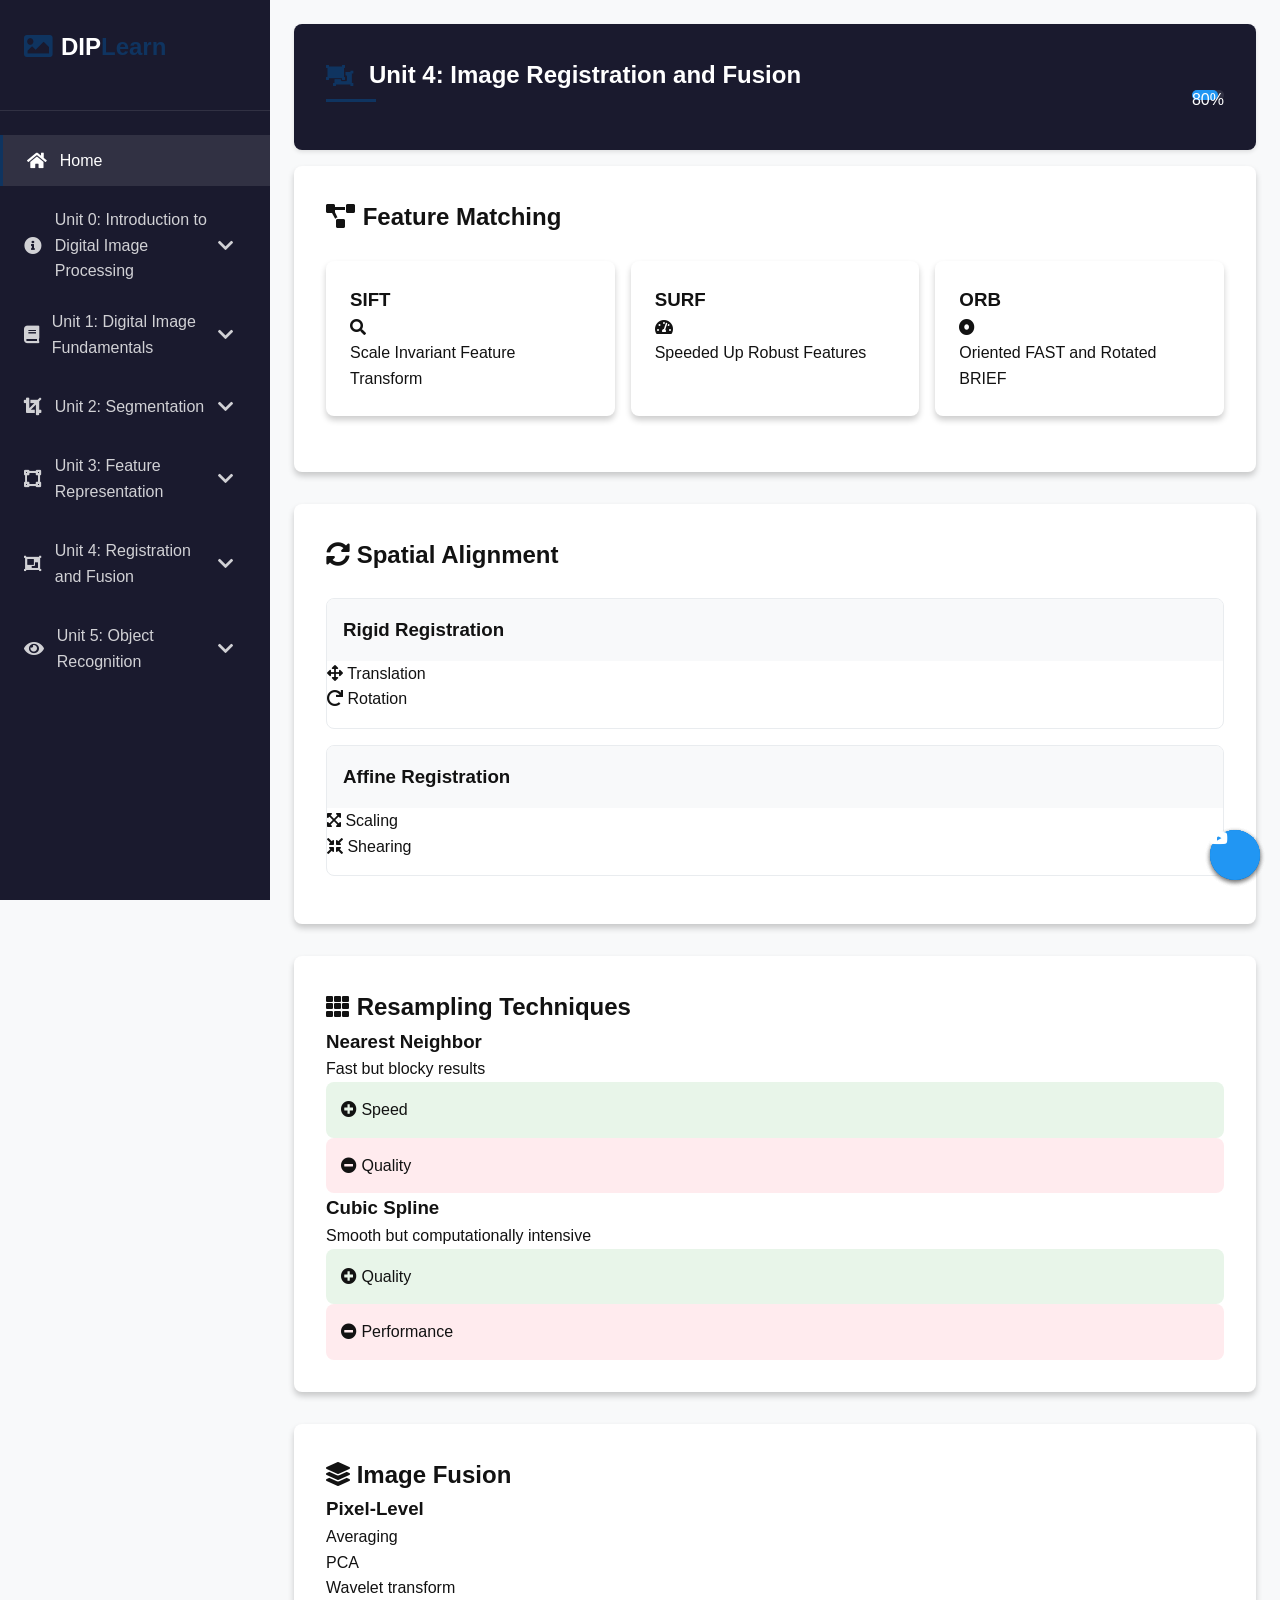
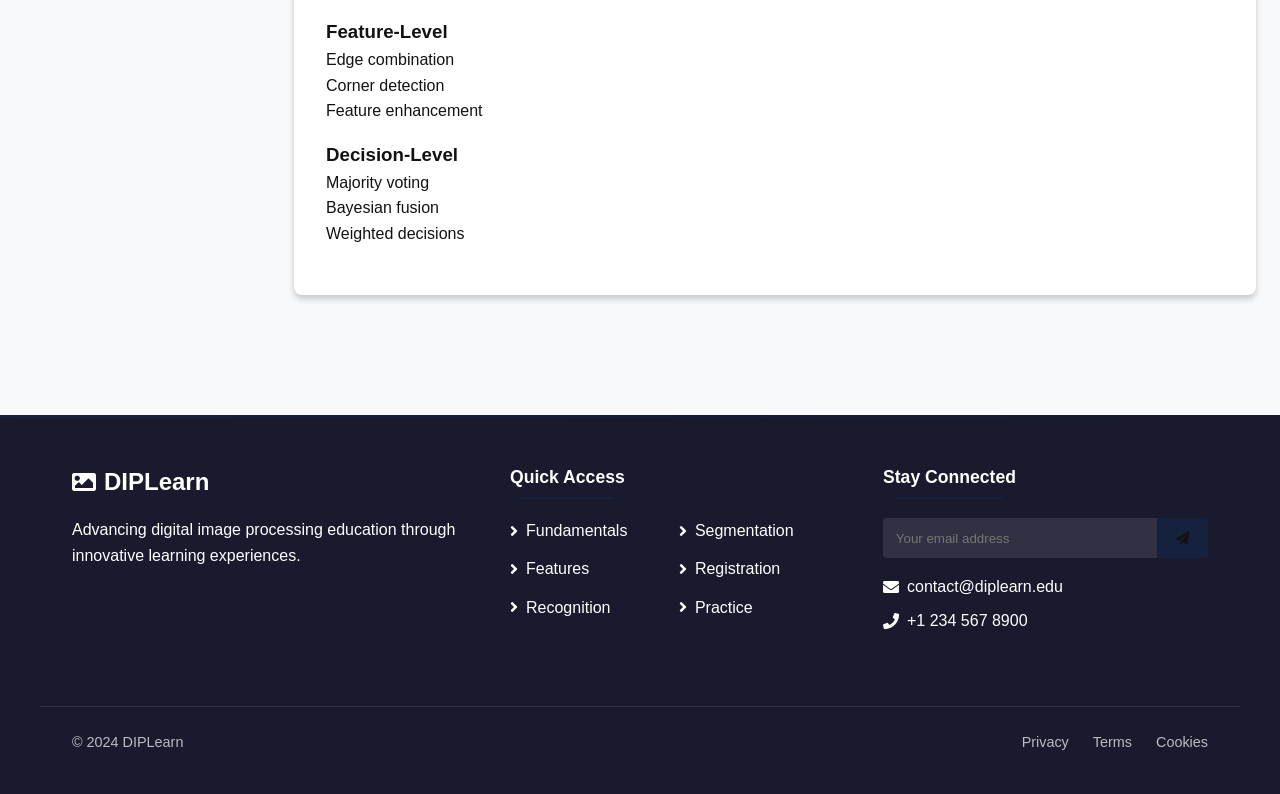
<file: unit4.html>
<!DOCTYPE html>
<html lang="en">
<head>
    <meta charset="UTF-8">
    <meta name="viewport" content="width=device-width, initial-scale=1.0">
    <title>Unit 4: Image Registration and Fusion | DIPLearn</title>
    <link rel="stylesheet" href="https://cdnjs.cloudflare.com/ajax/libs/font-awesome/5.15.4/css/all.min.css">
    <link rel="stylesheet" href="adip.css">
</head>
<body>
    <div class="container">
        <aside class="sidebar">
            <div class="sidebar-header">
                <div class="logo">
                    <div class="logo-icon"><i class="fas fa-image"></i></div>
                    <div class="logo-text">DIP<span>Learn</span></div>
                </div>
            </div>
            <ul class="nav-menu">
                <li class="nav-item">
                    <a href="index.html" class="nav-link active">
                        <i class="fas fa-home"></i> Home
                    </a>
                </li>
                <a href="unit0.html" class="nav-link dropdown-toggle">
                    <i class="fas fa-info-circle"></i> Unit 0: Introduction to Digital Image Processing
                    <i class="fas fa-chevron-down" style="margin-left: auto;"></i>
                </a>
                <li class="nav-item">
                    <a href="unit1.html" class="nav-link dropdown-toggle">
                        <i class="fas fa-book"></i> Unit 1: Digital Image Fundamentals
                        <i class="fas fa-chevron-down" style="margin-left: auto;"></i>
                    </a>
                </li>
                <li class="nav-item">
                    <a href="unit2.html" class="nav-link dropdown-toggle">
                        <i class="fas fa-crop"></i> Unit 2: Segmentation
                        <i class="fas fa-chevron-down" style="margin-left: auto;"></i>
                    </a>
                </li>
                <li class="nav-item">
                    <a href="unit3.html" class="nav-link dropdown-toggle">
                        <i class="fas fa-vector-square"></i> Unit 3: Feature Representation
                        <i class="fas fa-chevron-down" style="margin-left: auto;"></i>
                    </a>
                </li>
                <li class="nav-item">
                    <a href="unit4.html" class="nav-link dropdown-toggle">
                        <i class="fas fa-object-group"></i> Unit 4: Registration and Fusion
                        <i class="fas fa-chevron-down" style="margin-left: auto;"></i>
                    </a>
                </li>
                <li class="nav-item">
                    <a href="unit5.html" class="nav-link dropdown-toggle">
                        <i class="fas fa-eye"></i> Unit 5: Object Recognition
                        <i class="fas fa-chevron-down" style="margin-left: auto;"></i>
                    </a>
                </li>
            </ul>
        </aside>

        <main class="main-content">
            <section class="unit-header fade-in">
                <h1 class="section-title"><i class="fas fa-object-ungroup"></i> Unit 4: Image Registration and Fusion</h1>
                <div class="unit-progress">
                    <div class="progress-bar" style="width: 80%;">80%</div>
                </div>
            </section>

            <div class="content-section fade-in">
                <!-- Feature Matching -->
                <div class="topic-card">
                    <h2><i class="fas fa-project-diagram"></i> Feature Matching</h2>
                    <div class="technique-grid">
                        <div class="technique-card">
                            <h3>SIFT</h3>
                            <div class="technique-icon"><i class="fas fa-search"></i></div>
                            <p>Scale Invariant Feature Transform</p>
                        </div>
                        <div class="technique-card">
                            <h3>SURF</h3>
                            <div class="technique-icon"><i class="fas fa-tachometer-alt"></i></div>
                            <p>Speeded Up Robust Features</p>
                        </div>
                        <div class="technique-card">
                            <h3>ORB</h3>
                            <div class="technique-icon"><i class="fas fa-dot-circle"></i></div>
                            <p>Oriented FAST and Rotated BRIEF</p>
                        </div>
                    </div>
                </div>

                <!-- Spatial Alignment -->
                <div class="topic-card">
                    <h2><i class="fas fa-sync-alt"></i> Spatial Alignment</h2>
                    <div class="transform-tabs">
                        <div class="tab active" data-tab="rigid">
                            <h3>Rigid Registration</h3>
                            <ul class="feature-list">
                                <li><i class="fas fa-arrows-alt"></i> Translation</li>
                                <li><i class="fas fa-redo"></i> Rotation</li>
                            </ul>
                        </div>
                        <div class="tab" data-tab="affine">
                            <h3>Affine Registration</h3>
                            <ul class="feature-list">
                                <li><i class="fas fa-expand-arrows-alt"></i> Scaling</li>
                                <li><i class="fas fa-compress-arrows-alt"></i> Shearing</li>
                            </ul>
                        </div>
                    </div>
                </div>

                <!-- Resampling -->
                <div class="topic-card">
                    <h2><i class="fas fa-th"></i> Resampling Techniques</h2>
                    <div class="method-grid">
                        <div class="method-card">
                            <h3>Nearest Neighbor</h3>
                            <p>Fast but blocky results</p>
                            <div class="pros-cons">
                                <div class="pros"><i class="fas fa-plus-circle"></i> Speed</div>
                                <div class="cons"><i class="fas fa-minus-circle"></i> Quality</div>
                            </div>
                        </div>
                        <div class="method-card">
                            <h3>Cubic Spline</h3>
                            <p>Smooth but computationally intensive</p>
                            <div class="pros-cons">
                                <div class="pros"><i class="fas fa-plus-circle"></i> Quality</div>
                                <div class="cons"><i class="fas fa-minus-circle"></i> Performance</div>
                            </div>
                        </div>
                    </div>
                </div>

                <!-- Image Fusion -->
                <div class="topic-card">
                    <h2><i class="fas fa-layer-group"></i> Image Fusion</h2>
                    <div class="fusion-levels">
                        <div class="fusion-card">
                            <h3>Pixel-Level</h3>
                            <ul class="feature-list">
                                <li>Averaging</li>
                                <li>PCA</li>
                                <li>Wavelet transform</li>
                            </ul>
                        </div>
                        <div class="fusion-card">
                            <h3>Feature-Level</h3>
                            <ul class="feature-list">
                                <li>Edge combination</li>
                                <li>Corner detection</li>
                                <li>Feature enhancement</li>
                            </ul>
                        </div>
                        <div class="fusion-card">
                            <h3>Decision-Level</h3>
                            <ul class="feature-list">
                                <li>Majority voting</li>
                                <li>Bayesian fusion</li>
                                <li>Weighted decisions</li>
                            </ul>
                        </div>
                    </div>
                </div>
            </div>
        </main>
    </div>

    <!-- Footer Section -->
    <footer class="site-footer">
        <div class="footer-content">
            <div class="footer-section brand">
                <div class="footer-logo">
                    <i class="fas fa-image"></i>
                    <span>DIP<span class="highlight">Learn</span></span>
                </div>
                <p>Advancing digital image processing education through innovative learning experiences.</p>
                <div class="social-links">
                    <a href="#" aria-label="GitHub"><i class="fab fa-github"></i></a>
                    <a href="#" aria-label="LinkedIn"><i class="fab fa-linkedin"></i></a>
                    <a href="#" aria-label="Twitter"><i class="fab fa-twitter"></i></a>
                    <a href="#" aria-label="YouTube"><i class="fab fa-youtube"></i></a>
                </div>
            </div>
            <div class="footer-section quick-access">
                <h4>Quick Access</h4>
                <div class="footer-links-grid">
                    <a href="unit1.html"><i class="fas fa-angle-right"></i>Fundamentals</a>
                    <a href="unit2.html"><i class="fas fa-angle-right"></i>Segmentation</a>
                    <a href="unit3.html"><i class="fas fa-angle-right"></i>Features</a>
                    <a href="unit4.html"><i class="fas fa-angle-right"></i>Registration</a>
                    <a href="unit5.html"><i class="fas fa-angle-right"></i>Recognition</a>
                    <a href="#"><i class="fas fa-angle-right"></i>Practice</a>
                </div>
            </div>
            <div class="footer-section connect">
                <h4>Stay Connected</h4>
                <form class="newsletter-form" onsubmit="return false;">
                    <div class="input-group">
                        <input type="email" placeholder="Your email address" required>
                        <button type="submit" aria-label="Subscribe"><i class="fas fa-paper-plane"></i></button>
                    </div>
                </form>
                <div class="contact-info">
                    <p><i class="fas fa-envelope"></i> contact@diplearn.edu</p>
                    <p><i class="fas fa-phone"></i> +1 234 567 8900</p>
                </div>
            </div>
        </div>
        <div class="footer-bottom">
            <p>&copy; 2024 DIPLearn</p>
            <div class="footer-legal">
                <a href="#">Privacy</a>
                <a href="#">Terms</a>
                <a href="#">Cookies</a>
            </div>
        </div>
    </footer>
</body>
</html>
</file>
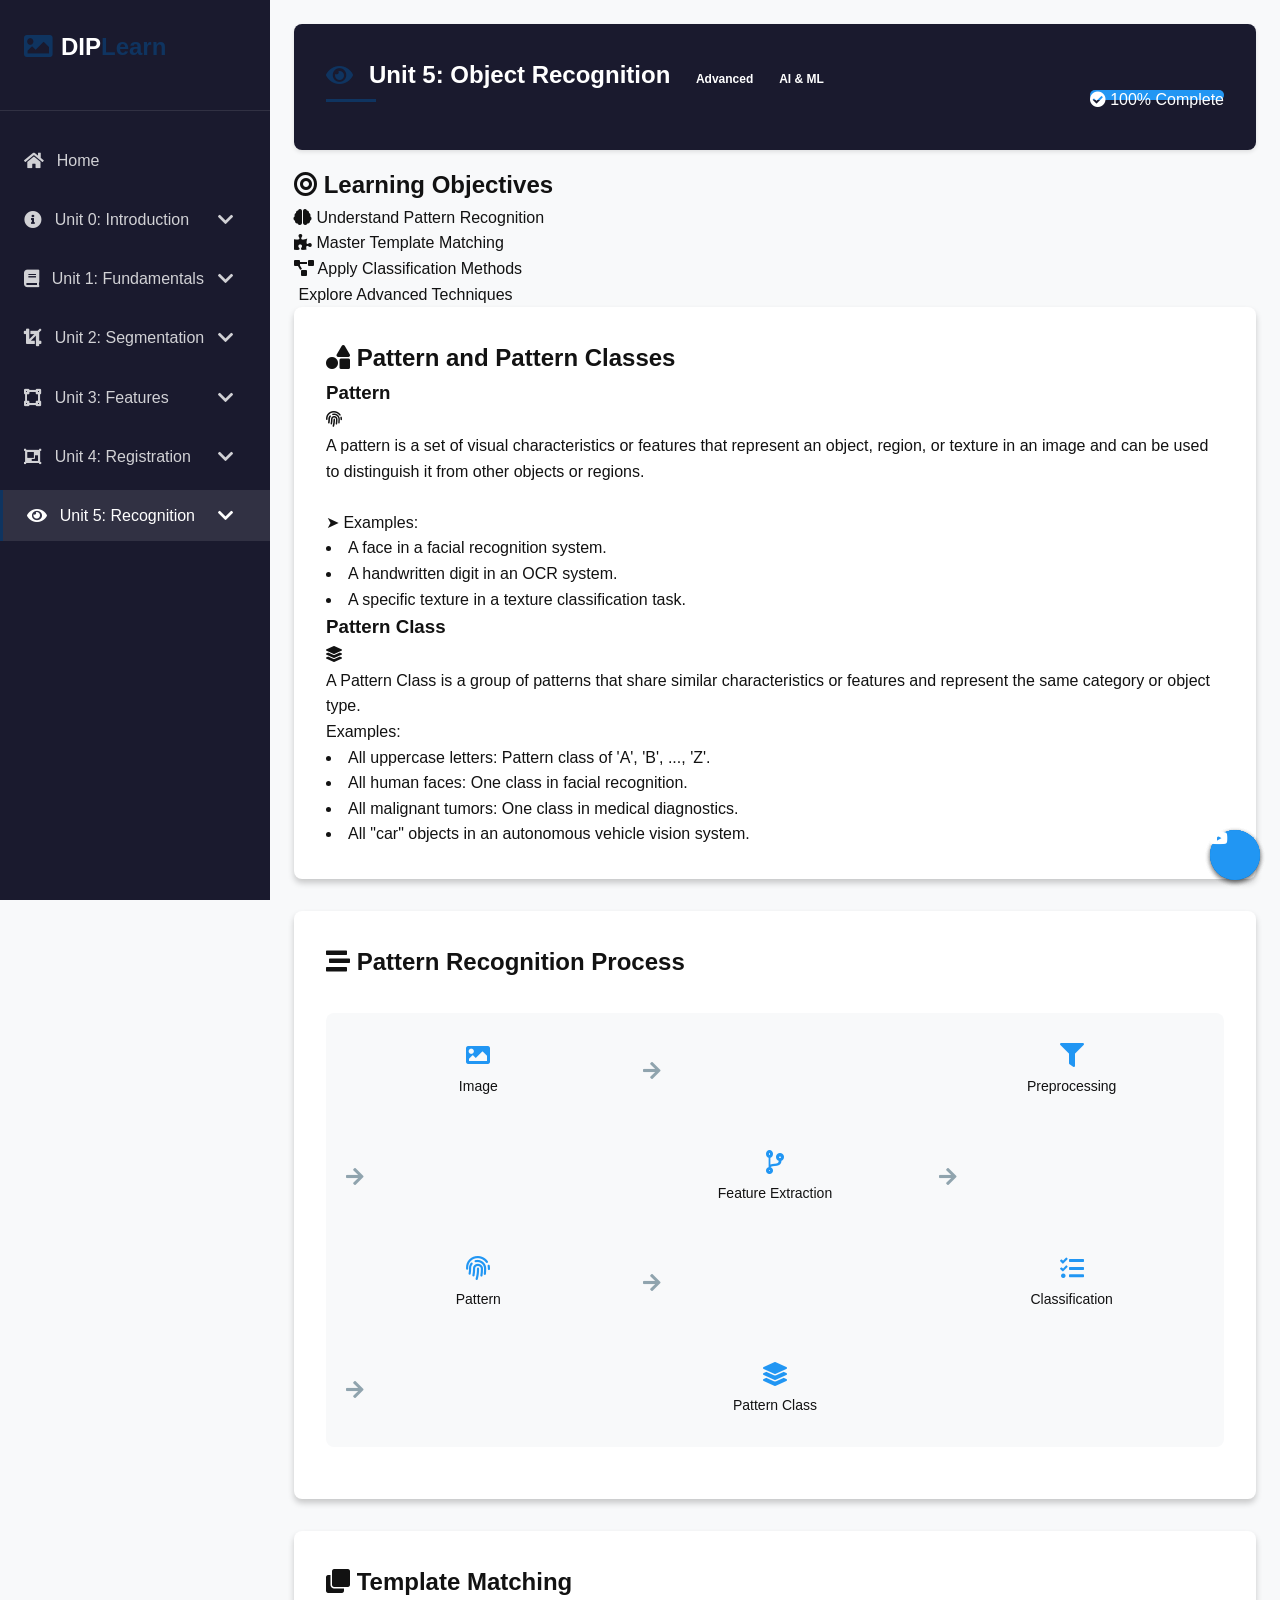
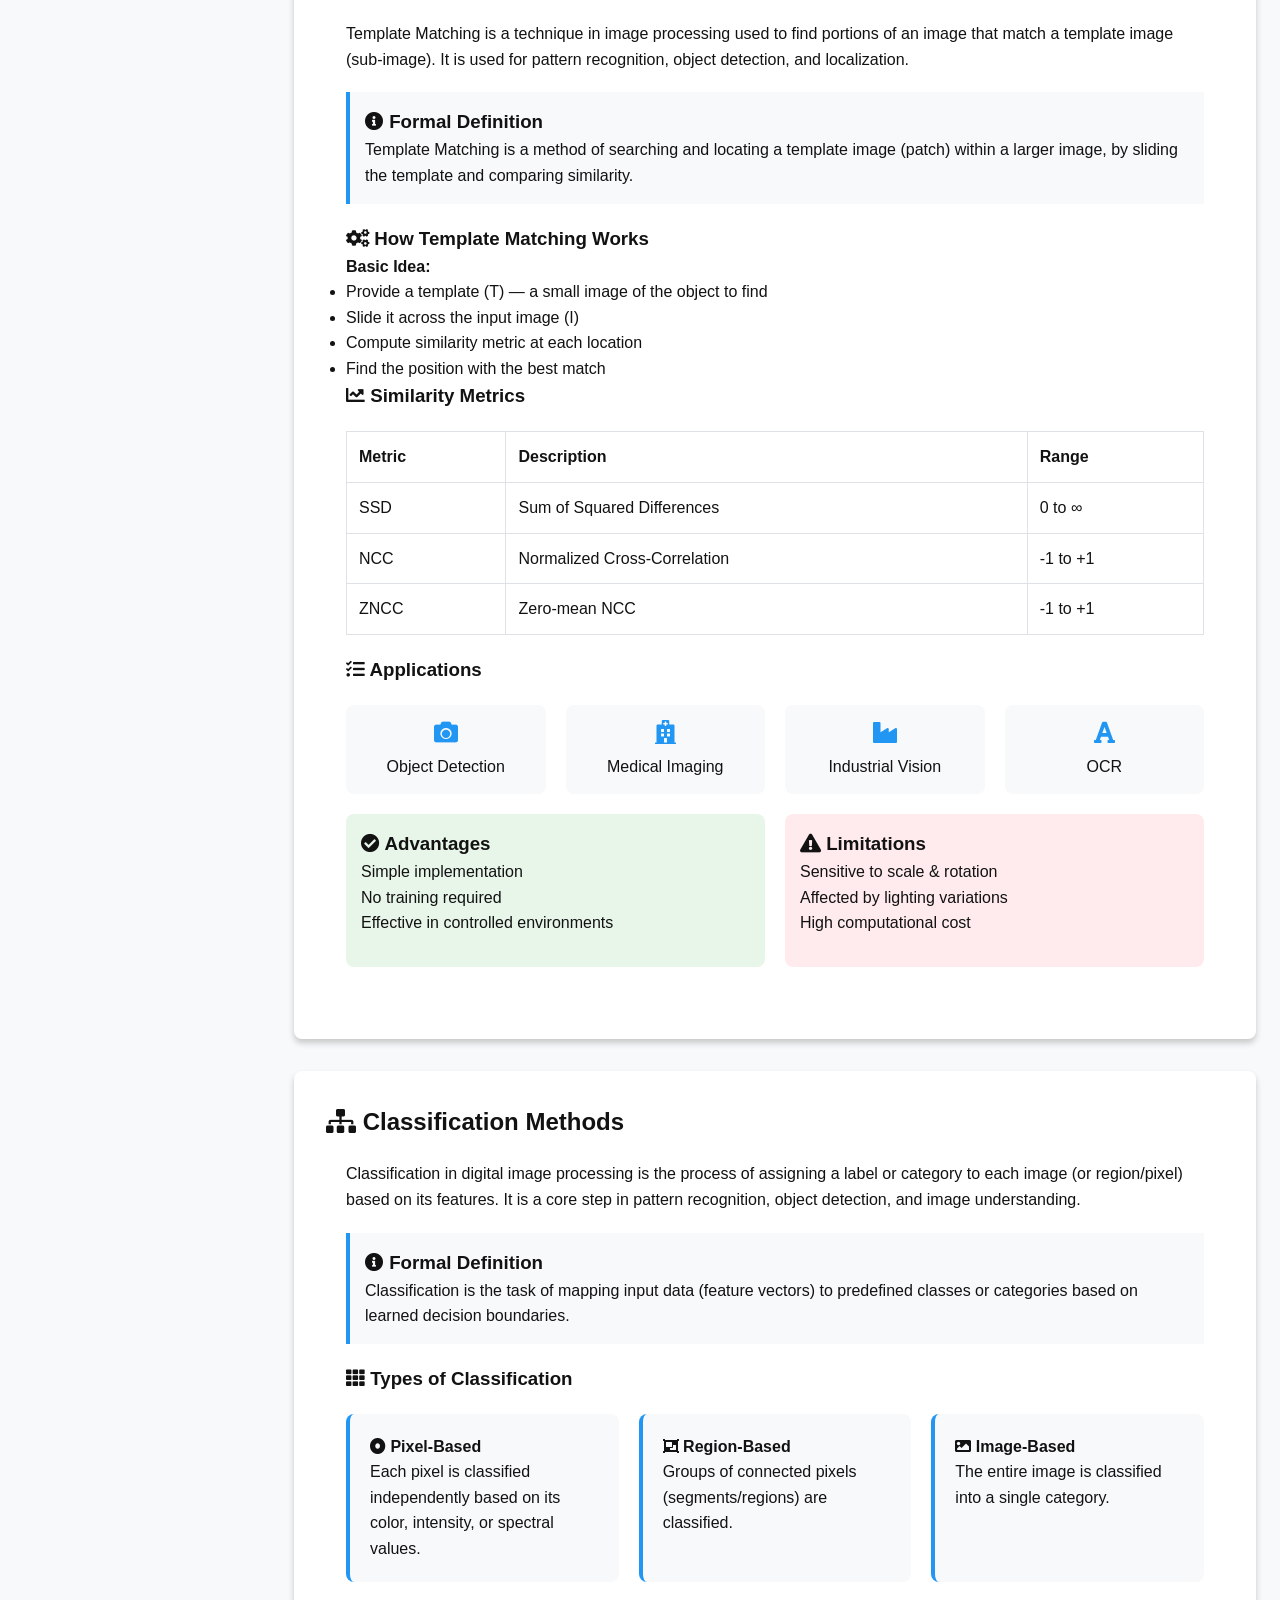
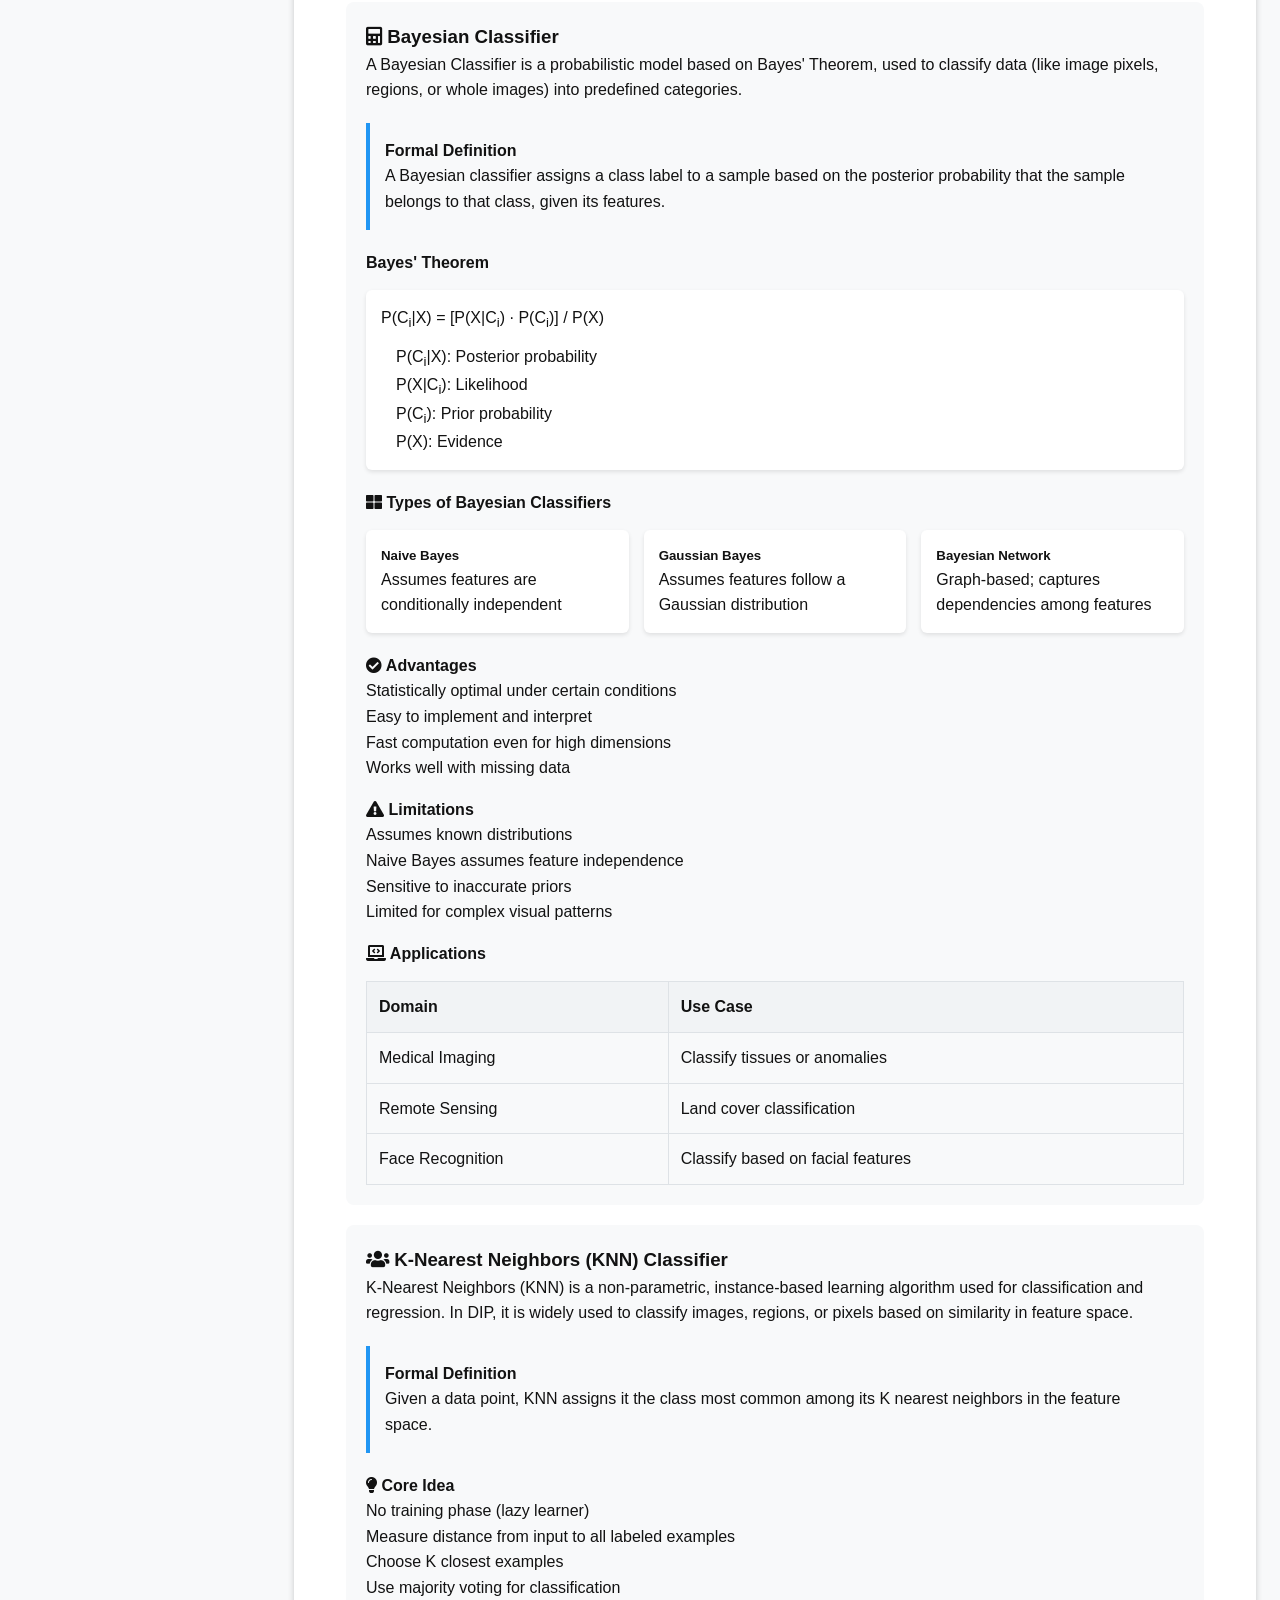
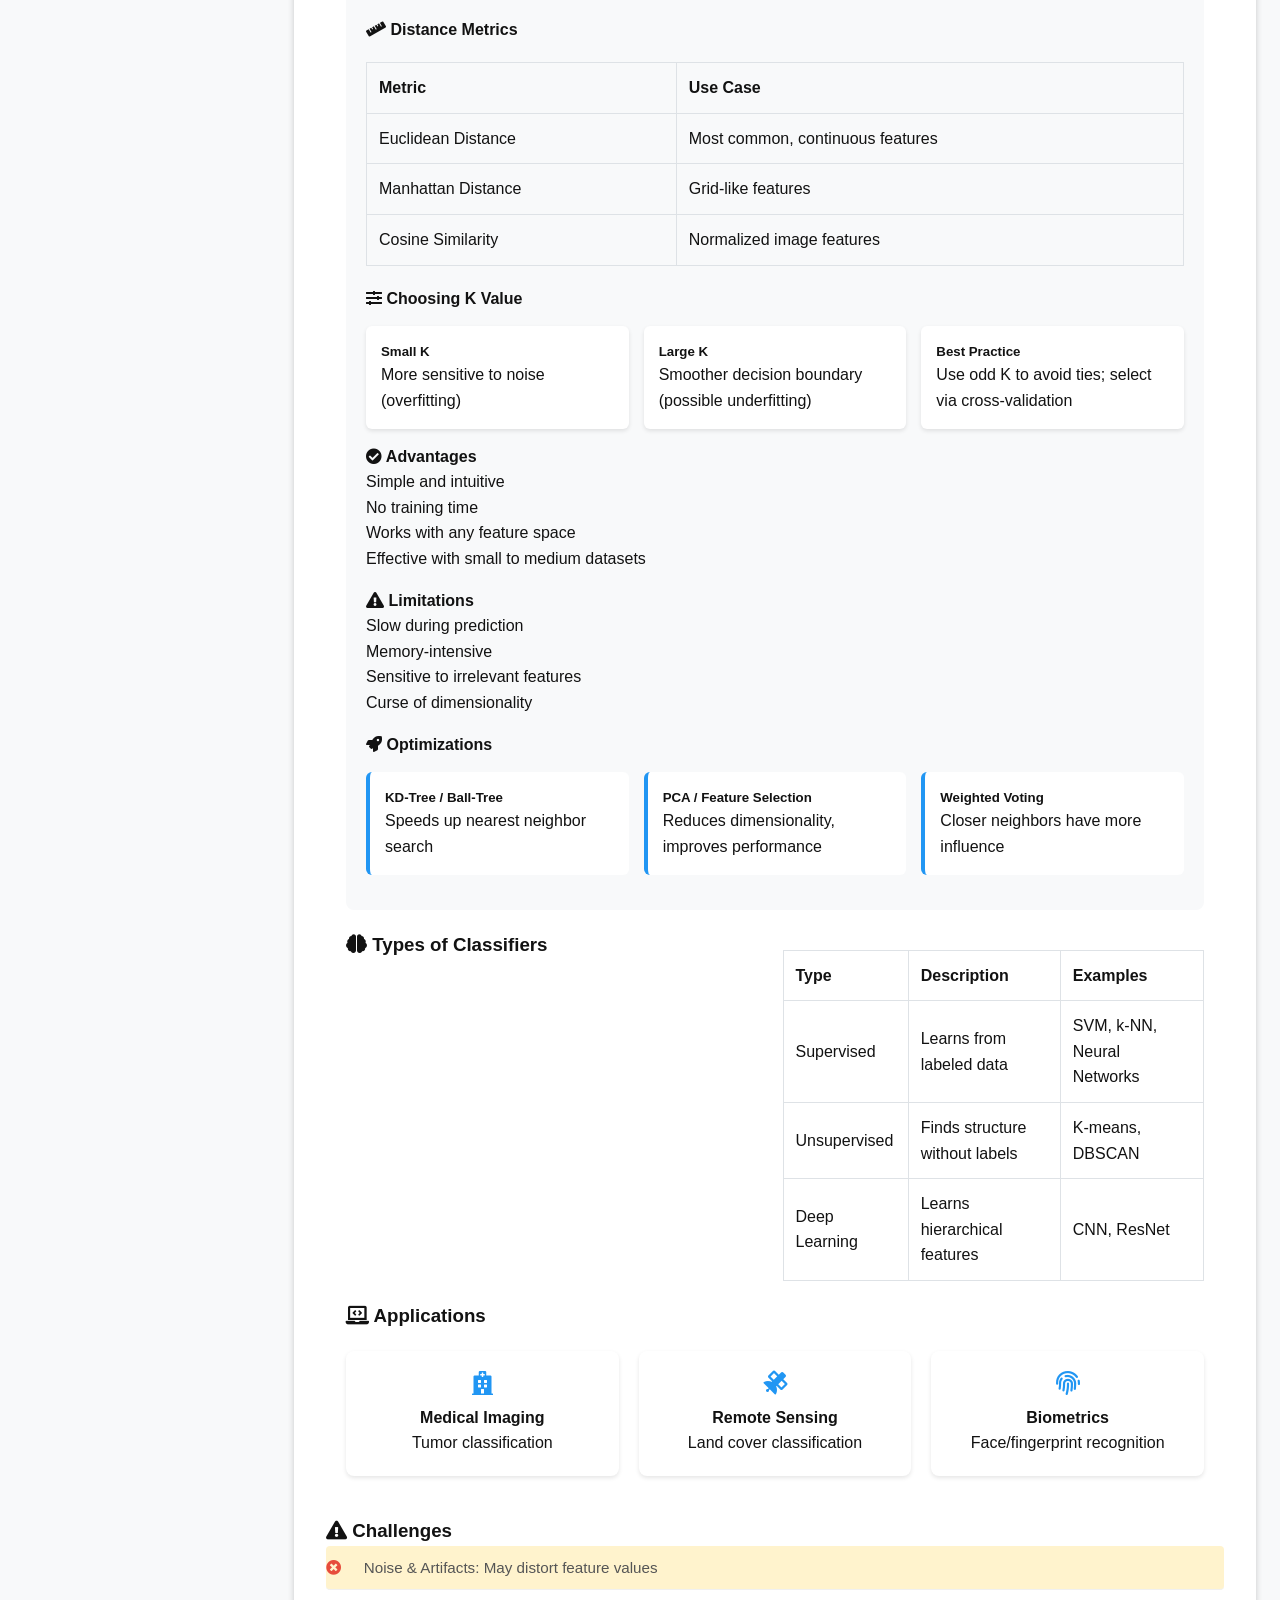
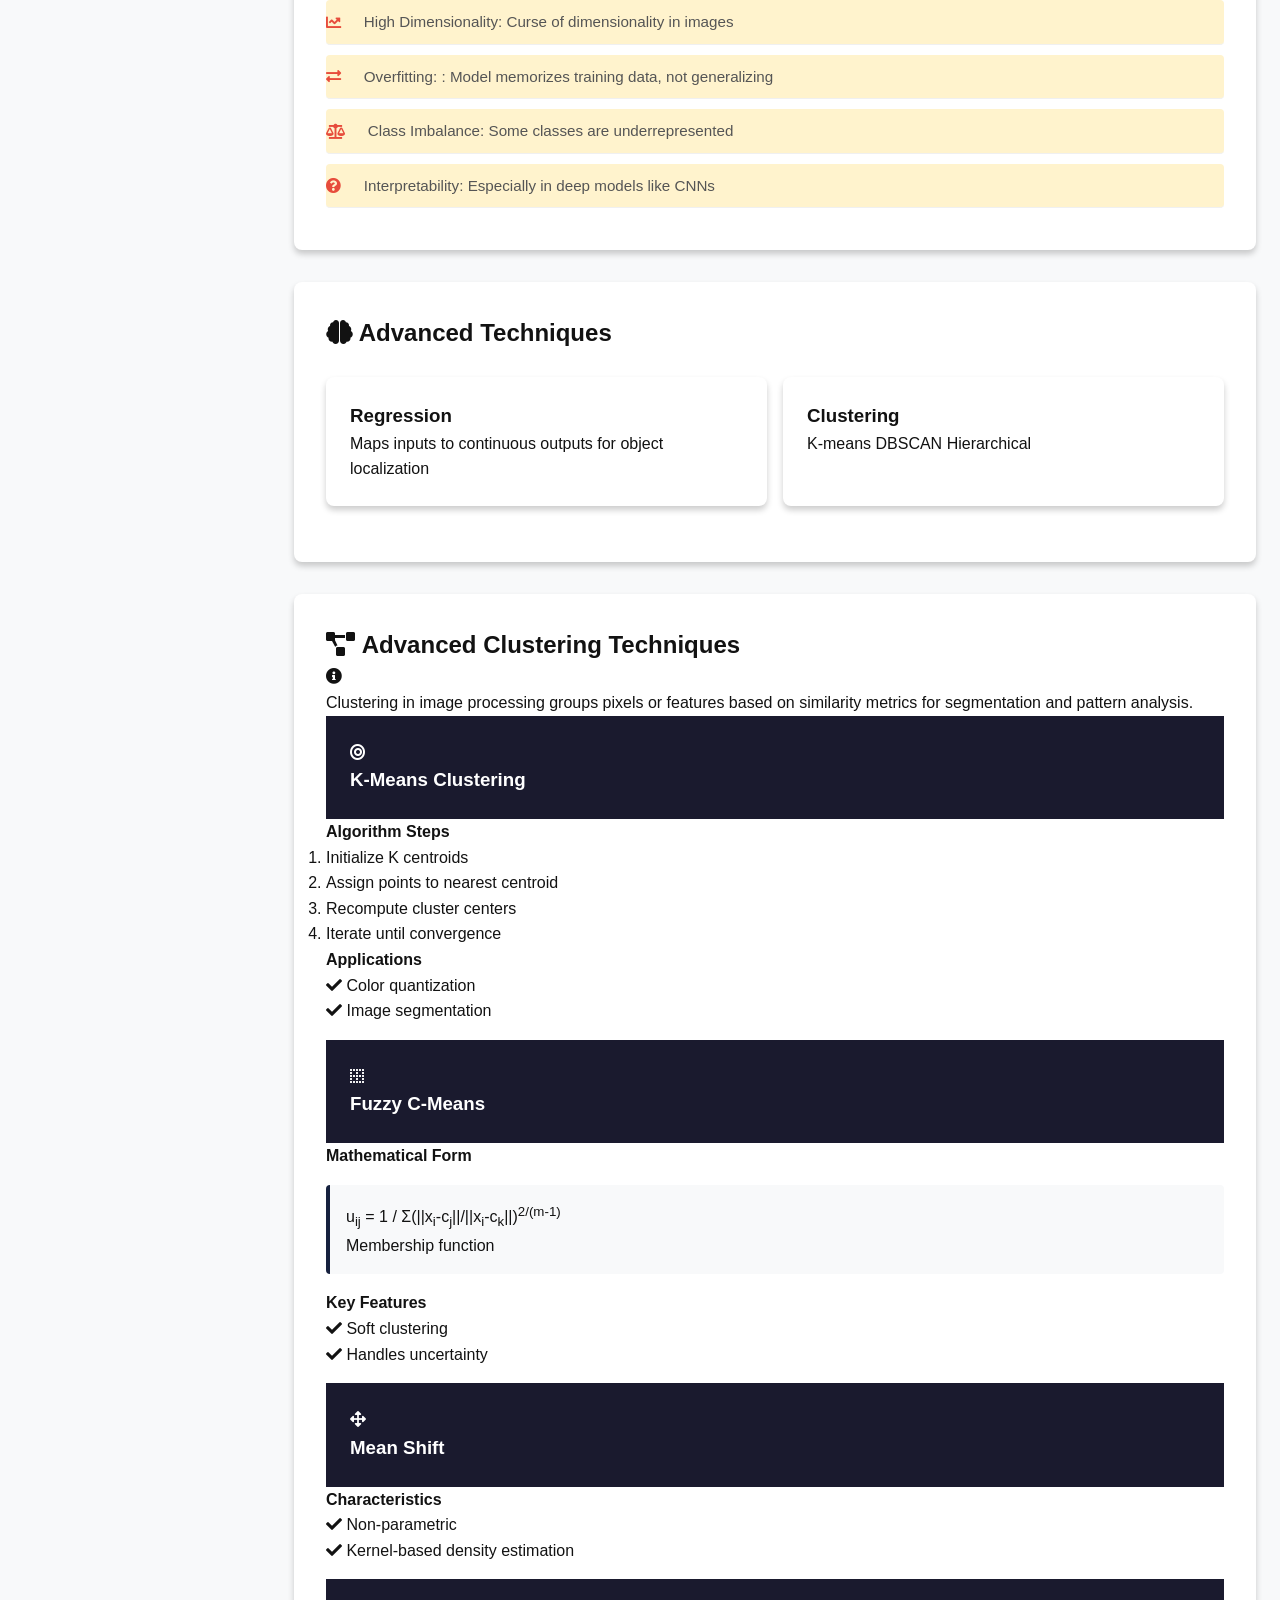
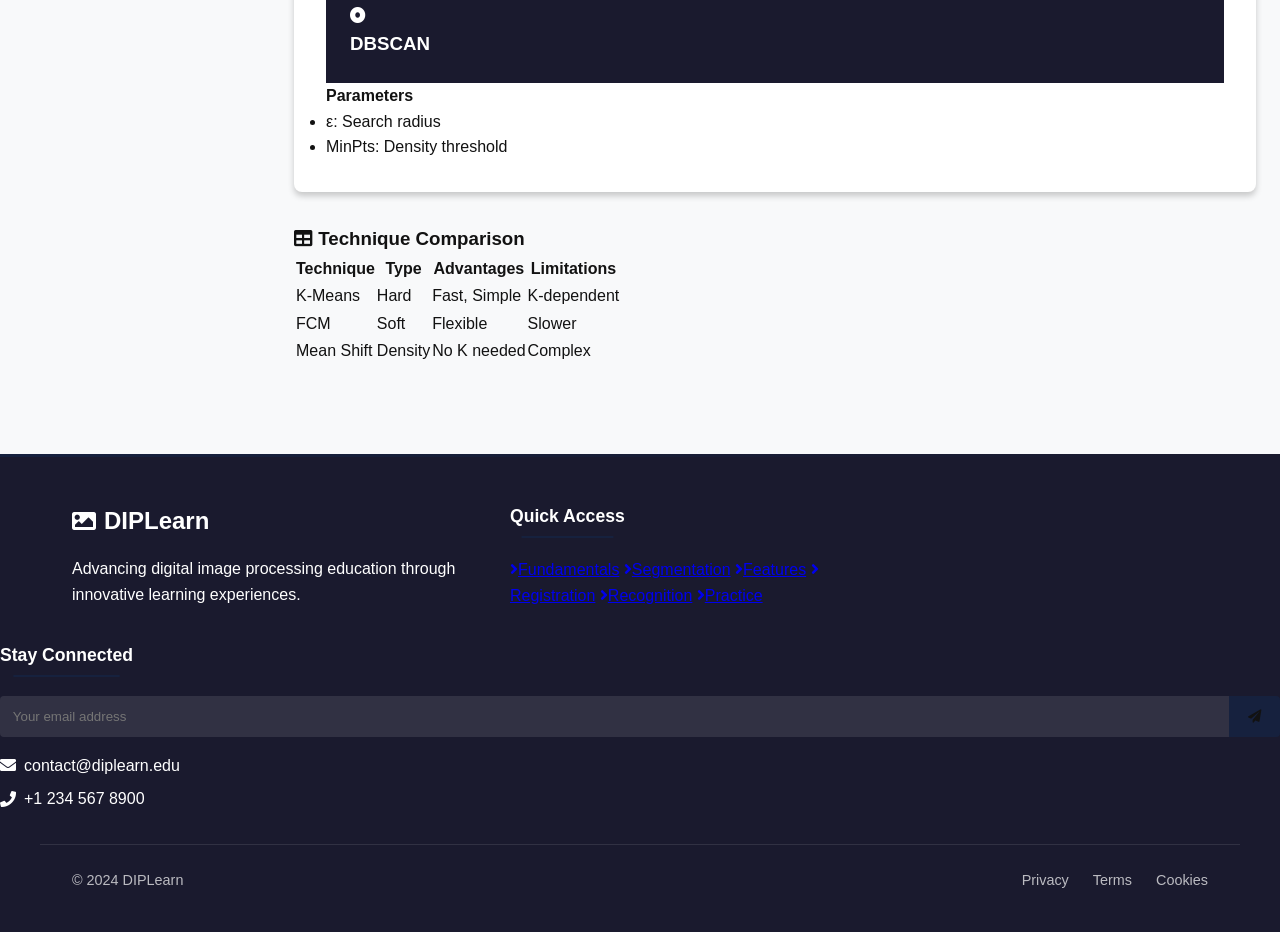
<file: unit5.html>
<!DOCTYPE html>
<html lang="en">
<head>
    <meta charset="UTF-8">
    <meta name="viewport" content="width=device-width, initial-scale=1.0">
    <title>Unit 5: Object Recognition | DIPLearn</title>
    <link rel="stylesheet" href="https://cdnjs.cloudflare.com/ajax/libs/font-awesome/5.15.4/css/all.min.css">
    <link rel="stylesheet" href="adip.css">
</head>
<body>
    <div class="container">
        <!-- Add mobile menu toggle button -->
        <button class="mobile-menu-toggle" aria-label="Toggle menu">
            <i class="fas fa-bars"></i>
        </button>

        <aside class="sidebar">
            <div class="sidebar-header">
                <div class="logo">
                    <div class="logo-icon"><i class="fas fa-image"></i></div>
                    <div class="logo-text">DIP<span>Learn</span></div>
                </div>
                <!-- Add close button for mobile -->
                <button class="mobile-menu-close" aria-label="Close menu">
                    <i class="fas fa-times"></i>
                </button>
            </div>
            <ul class="nav-menu">
                <li class="nav-item">
                    <a href="index.html" class="nav-link">
                        <i class="fas fa-home"></i> Home
                    </a>
                </li>
                <li class="nav-item">
                    <a href="unit0.html" class="nav-link">
                        <i class="fas fa-info-circle"></i> Unit 0: Introduction
                        <i class="fas fa-chevron-down" style="margin-left: auto;"></i>
                    </a>
                </li>
                <li class="nav-item">
                    <a href="unit1.html" class="nav-link">
                        <i class="fas fa-book"></i> Unit 1: Fundamentals
                        <i class="fas fa-chevron-down" style="margin-left: auto;"></i>
                    </a>
                </li>
                <li class="nav-item">
                    <a href="unit2.html" class="nav-link">
                        <i class="fas fa-crop"></i> Unit 2: Segmentation
                        <i class="fas fa-chevron-down" style="margin-left: auto;"></i>
                    </a>
                </li>
                <li class="nav-item">
                    <a href="unit3.html" class="nav-link">
                        <i class="fas fa-vector-square"></i> Unit 3: Features
                        <i class="fas fa-chevron-down" style="margin-left: auto;"></i>
                    </a>
                </li>
                <li class="nav-item">
                    <a href="unit4.html" class="nav-link">
                        <i class="fas fa-object-group"></i> Unit 4: Registration
                        <i class="fas fa-chevron-down" style="margin-left: auto;"></i>
                    </a>
                </li>
                <li class="nav-item">
                    <a href="unit5.html" class="nav-link active">
                        <i class="fas fa-eye"></i> Unit 5: Recognition
                        <i class="fas fa-chevron-down" style="margin-left: auto;"></i>
                    </a>
                </li>
            </ul>
        </aside>

        <main class="main-content">
            <section class="unit-header">
                <h1 class="section-title">
                    <i class="fas fa-eye"></i>
                    <span>Unit 5: Object Recognition</span>
                    <div class="badge-wrapper">
                        <span class="badge advanced">Advanced</span>
                        <span class="badge ai">AI & ML</span>
                    </div>
                </h1>
                <div class="unit-progress">
                    <div class="progress-bar" style="width: 100%;">
                        <i class="fas fa-check-circle"></i>
                        <span>100% Complete</span>
                    </div>
                </div>
            </section>
            
            <div class="learning-objectives">
                <h2><i class="fas fa-bullseye"></i> Learning Objectives</h2>
                <div class="objectives-grid">
                    <div class="objective-card">
                        <i class="fas fa-brain"></i>
                        <span>Understand Pattern Recognition</span>
                    </div>
                    <div class="objective-card">
                        <i class="fas fa-puzzle-piece"></i>
                        <span>Master Template Matching</span>
                    </div>
                    <div class="objective-card">
                        <i class="fas fa-project-diagram"></i>
                        <span>Apply Classification Methods</span>
                    </div>
                    <div class="objective-card">
                        <i class="fas fa-chart-network"></i>
                        <span>Explore Advanced Techniques</span>
                    </div>
                </div>
            </div>

            <div class="content-section fade-in">
                <!-- Pattern and Pattern Classes -->
                <div class="topic-card">
                    <h2><i class="fas fa-shapes"></i> Pattern and Pattern Classes</h2>
                    <div class="pattern-grid">
                        <div class="pattern-card">
                            <h3>Pattern</h3>
                            <div class="pattern-icon"><i class="fas fa-fingerprint"></i></div>                            <p>A pattern is a set of visual characteristics or features that represent an object, region, or texture in an image and can be used to distinguish it from other objects or regions.</p>
                            <br>
                            <p>➤ Examples:
                               <li>A face in a facial recognition system.</li>
                                 <li>A handwritten digit in an OCR system.</li>
                                    <li>A specific texture in a texture classification task.</li>
                            </p>     

                        </div>
                        <div class="pattern-card">
                            <h3>Pattern Class</h3>
                            <div class="pattern-icon"><i class="fas fa-layer-group"></i></div>
                            <p>A Pattern Class is a group of patterns that share similar characteristics or features and represent the same category or object type.</p>
                        <p>Examples:
                            <li>All uppercase letters: Pattern class of 'A', 'B', ..., 'Z'.</li>
                            <li>All human faces: One class in facial recognition.</li>
                            <li>All malignant tumors: One class in medical diagnostics.</li>
                            <li>All "car" objects in an autonomous vehicle vision system.</li>
                        </p>
                        </div>
                    </div>
                </div>

                <!-- Pattern Recognition Process Flow -->
                <div class="topic-card">
                    <h2><i class="fas fa-stream"></i> Pattern Recognition Process</h2>
                    <div class="process-flow">
                        <div class="flow-step">
                            <i class="fas fa-image"></i>
                            <span>Image</span>
                        </div>
                        <i class="fas fa-arrow-right"></i>
                        <div class="flow-step">
                            <i class="fas fa-filter"></i>
                            <span>Preprocessing</span>
                        </div>
                        <i class="fas fa-arrow-right"></i>
                        <div class="flow-step">
                            <i class="fas fa-code-branch"></i>
                            <span>Feature Extraction</span>
                        </div>
                        <i class="fas fa-arrow-right"></i>
                        <div class="flow-step">
                            <i class="fas fa-fingerprint"></i>
                            <span>Pattern</span>
                        </div>
                        <i class="fas fa-arrow-right"></i>
                        <div class="flow-step">
                            <i class="fas fa-tasks"></i>
                            <span>Classification</span>
                        </div>
                        <i class="fas fa-arrow-right"></i>
                        <div class="flow-step">
                            <i class="fas fa-layer-group"></i>
                            <span>Pattern Class</span>
                        </div>
                    </div>
                </div>

                <!-- Template Matching -->
                <div class="topic-card">
                    <h2><i class="fas fa-clone"></i> Template Matching</h2>
                    <div class="content-block">
                        <p class="intro">Template Matching is a technique in image processing used to find portions of an image that match a template image (sub-image). It is used for pattern recognition, object detection, and localization.</p>
                        
                        <div class="definition-box">
                            <h3><i class="fas fa-info-circle"></i> Formal Definition</h3>
                            <p>Template Matching is a method of searching and locating a template image (patch) within a larger image, by sliding the template and comparing similarity.</p>
                        </div>

                        <div class="process-section">
                            <h3><i class="fas fa-cogs"></i> How Template Matching Works</h3>
                            <div class="concept-box">
                                <h4>Basic Idea:</h4>
                                <ul class="step-list">
                                    <li>Provide a template (T) — a small image of the object to find</li>
                                    <li>Slide it across the input image (I)</li>
                                    <li>Compute similarity metric at each location</li>
                                    <li>Find the position with the best match</li>
                                </ul>
                            </div>
                        </div>

                        <div class="metrics-section">
                            <h3><i class="fas fa-chart-line"></i> Similarity Metrics</h3>
                            <table class="metrics-table">
                                <thead>
                                    <tr>
                                        <th>Metric</th>
                                        <th>Description</th>
                                        <th>Range</th>
                                    </tr>
                                </thead>
                                <tbody>
                                    <tr>
                                        <td>SSD</td>
                                        <td>Sum of Squared Differences</td>
                                        <td>0 to ∞</td>
                                    </tr>
                                    <tr>
                                        <td>NCC</td>
                                        <td>Normalized Cross-Correlation</td>
                                        <td>-1 to +1</td>
                                    </tr>
                                    <tr>
                                        <td>ZNCC</td>
                                        <td>Zero-mean NCC</td>
                                        <td>-1 to +1</td>
                                    </tr>
                                </tbody>
                            </table>
                        </div>

                        <div class="applications-section">
                            <h3><i class="fas fa-tasks"></i> Applications</h3>
                            <div class="app-grid">
                                <div class="app-item">
                                    <i class="fas fa-camera"></i>
                                    <span>Object Detection</span>
                                </div>
                                <div class="app-item">
                                    <i class="fas fa-hospital"></i>
                                    <span>Medical Imaging</span>
                                </div>
                                <div class="app-item">
                                    <i class="fas fa-industry"></i>
                                    <span>Industrial Vision</span>
                                </div>
                                <div class="app-item">
                                    <i class="fas fa-font"></i>
                                    <span>OCR</span>
                                </div>
                            </div>
                        </div>

                        <div class="pros-cons-section">
                            <div class="pros">
                                <h3><i class="fas fa-check-circle"></i> Advantages</h3>
                                <ul class="feature-list">
                                    <li>Simple implementation</li>
                                    <li>No training required</li>
                                    <li>Effective in controlled environments</li>
                                </ul>
                            </div>
                            <div class="cons">
                                <h3><i class="fas fa-exclamation-triangle"></i> Limitations</h3>
                                <ul class="feature-list">
                                    <li>Sensitive to scale & rotation</li>
                                    <li>Affected by lighting variations</li>
                                    <li>High computational cost</li>
                                </ul>
                            </div>
                        </div>
                    </div>
                </div>

                <!-- Classification Methods -->
                <div class="topic-card">
                    <h2><i class="fas fa-sitemap"></i> Classification Methods</h2>
                    <div class="content-block">
                        <p class="intro">Classification in digital image processing is the process of assigning a label or category to each image (or region/pixel) based on its features. It is a core step in pattern recognition, object detection, and image understanding.</p>

                        <div class="definition-box">
                            <h3><i class="fas fa-info-circle"></i> Formal Definition</h3>
                            <p>Classification is the task of mapping input data (feature vectors) to predefined classes or categories based on learned decision boundaries.</p>
                        </div>

                        <!-- Types of Classification -->
                        <div class="types-section">
                            <h3><i class="fas fa-th"></i> Types of Classification</h3>
                            <div class="type-cards">
                                <div class="type-card">
                                    <h4><i class="fas fa-dot-circle"></i> Pixel-Based</h4>
                                    <p>Each pixel is classified independently based on its color, intensity, or spectral values.</p>
                                </div>
                                <div class="type-card">
                                    <h4><i class="fas fa-object-group"></i> Region-Based</h4>
                                    <p>Groups of connected pixels (segments/regions) are classified.</p>
                                </div>
                                <div class="type-card">
                                    <h4><i class="fas fa-image"></i> Image-Based</h4>
                                    <p>The entire image is classified into a single category.</p>
                                </div>
                            </div>
                        </div>

                        <!-- Bayesian Classifier -->
                        <div class="bayesian-section">
                            <h3><i class="fas fa-calculator"></i> Bayesian Classifier</h3>
                            <p class="intro">A Bayesian Classifier is a probabilistic model based on Bayes' Theorem, used to classify data (like image pixels, regions, or whole images) into predefined categories.</p>

                            <div class="definition-box">
                                <h4>Formal Definition</h4>
                                <p>A Bayesian classifier assigns a class label to a sample based on the posterior probability that the sample belongs to that class, given its features.</p>
                            </div>

                            <div class="formula-section">
                                <h4>Bayes' Theorem</h4>
                                <div class="math-box">
                                    <code>P(C<sub>i</sub>|X) = [P(X|C<sub>i</sub>) · P(C<sub>i</sub>)] / P(X)</code>
                                    <ul class="formula-terms">
                                        <li>P(C<sub>i</sub>|X): Posterior probability</li>
                                        <li>P(X|C<sub>i</sub>): Likelihood</li>
                                        <li>P(C<sub>i</sub>): Prior probability</li>
                                        <li>P(X): Evidence</li>
                                    </ul>
                                </div>
                            </div>

                            <div class="types-grid">
                                <h4><i class="fas fa-th-large"></i> Types of Bayesian Classifiers</h4>
                                <div class="classifier-types">
                                    <div class="type-box">
                                        <h5>Naive Bayes</h5>
                                        <p>Assumes features are conditionally independent</p>
                                    </div>
                                    <div class="type-box">
                                        <h5>Gaussian Bayes</h5>
                                        <p>Assumes features follow a Gaussian distribution</p>
                                    </div>
                                    <div class="type-box">
                                        <h5>Bayesian Network</h5>
                                        <p>Graph-based; captures dependencies among features</p>
                                    </div>
                                </div>
                            </div>

                            <div class="pros-cons">
                                <div class="advantages">
                                    <h4><i class="fas fa-check-circle"></i> Advantages</h4>
                                    <ul class="feature-list">
                                        <li>Statistically optimal under certain conditions</li>
                                        <li>Easy to implement and interpret</li>
                                        <li>Fast computation even for high dimensions</li>
                                        <li>Works well with missing data</li>
                                    </ul>
                                </div>
                                <div class="limitations">
                                    <h4><i class="fas fa-exclamation-triangle"></i> Limitations</h4>
                                    <ul class="feature-list">
                                        <li>Assumes known distributions</li>
                                        <li>Naive Bayes assumes feature independence</li>
                                        <li>Sensitive to inaccurate priors</li>
                                        <li>Limited for complex visual patterns</li>
                                    </ul>
                                </div>
                            </div>

                            <div class="applications-table">
                                <h4><i class="fas fa-laptop-code"></i> Applications</h4>
                                <table>
                                    <tr>
                                        <th>Domain</th>
                                        <th>Use Case</th>
                                    </tr>
                                    <tr>
                                        <td>Medical Imaging</td>
                                        <td>Classify tissues or anomalies</td>
                                    </tr>
                                    <tr>
                                        <td>Remote Sensing</td>
                                        <td>Land cover classification</td>
                                    </tr>
                                    <tr>
                                        <td>Face Recognition</td>
                                        <td>Classify based on facial features</td>
                                    </tr>
                                </table>
                            </div>
                        </div>

                        <!-- KNN Classifier -->
                        <div class="knn-section">
                            <h3><i class="fas fa-users"></i> K-Nearest Neighbors (KNN) Classifier</h3>
                            <p class="intro">K-Nearest Neighbors (KNN) is a non-parametric, instance-based learning algorithm used for classification and regression. In DIP, it is widely used to classify images, regions, or pixels based on similarity in feature space.</p>

                            <div class="definition-box">
                                <h4>Formal Definition</h4>
                                <p>Given a data point, KNN assigns it the class most common among its K nearest neighbors in the feature space.</p>
                            </div>

                            <div class="core-idea">
                                <h4><i class="fas fa-lightbulb"></i> Core Idea</h4>
                                <ul class="feature-list">
                                    <li>No training phase (lazy learner)</li>
                                    <li>Measure distance from input to all labeled examples</li>
                                    <li>Choose K closest examples</li>
                                    <li>Use majority voting for classification</li>
                                </ul>
                            </div>

                            <div class="metrics-section">
                                <h4><i class="fas fa-ruler"></i> Distance Metrics</h4>
                                <table class="metrics-table">
                                    <tr>
                                        <th>Metric</th>
                                        <th>Use Case</th>
                                    </tr>
                                    <tr>
                                        <td>Euclidean Distance</td>
                                        <td>Most common, continuous features</td>
                                    </tr>
                                    <tr>
                                        <td>Manhattan Distance</td>
                                        <td>Grid-like features</td>
                                    </tr>
                                    <tr>
                                        <td>Cosine Similarity</td>
                                        <td>Normalized image features</td>
                                    </tr>
                                </table>
                            </div>

                            <div class="k-selection">
                                <h4><i class="fas fa-sliders-h"></i> Choosing K Value</h4>
                                <div class="k-grid">
                                    <div class="k-card">
                                        <h5>Small K</h5>
                                        <p>More sensitive to noise (overfitting)</p>
                                    </div>
                                    <div class="k-card">
                                        <h5>Large K</h5>
                                        <p>Smoother decision boundary (possible underfitting)</p>
                                    </div>
                                    <div class="k-card">
                                        <h5>Best Practice</h5>
                                        <p>Use odd K to avoid ties; select via cross-validation</p>
                                    </div>
                                </div>
                            </div>

                            <div class="pros-cons">
                                <div class="advantages">
                                    <h4><i class="fas fa-check-circle"></i> Advantages</h4>
                                    <ul class="feature-list">
                                        <li>Simple and intuitive</li>
                                        <li>No training time</li>
                                        <li>Works with any feature space</li>
                                        <li>Effective with small to medium datasets</li>
                                    </ul>
                                </div>
                                <div class="limitations">
                                    <h4><i class="fas fa-exclamation-triangle"></i> Limitations</h4>
                                    <ul class="feature-list">
                                        <li>Slow during prediction</li>
                                        <li>Memory-intensive</li>
                                        <li>Sensitive to irrelevant features</li>
                                        <li>Curse of dimensionality</li>
                                    </ul>
                                </div>
                            </div>

                            <div class="optimizations">
                                <h4><i class="fas fa-rocket"></i> Optimizations</h4>
                                <div class="opt-grid">
                                    <div class="opt-card">
                                        <h5>KD-Tree / Ball-Tree</h5>
                                        <p>Speeds up nearest neighbor search</p>
                                    </div>
                                    <div class="opt-card">
                                        <h5>PCA / Feature Selection</h5>
                                        <p>Reduces dimensionality, improves performance</p>
                                    </div>
                                    <div class="opt-card">
                                        <h5>Weighted Voting</h5>
                                        <p>Closer neighbors have more influence</p>
                                    </div>
                                </div>
                            </div>
                        </div>

                        <!-- Classifier Types -->
                        <div class="classifier-types">
                            <h3><i class="fas fa-brain"></i> Types of Classifiers</h3>
                            <table class="classifier-table">
                                <thead>
                                    <tr>
                                        <th>Type</th>
                                        <th>Description</th>
                                        <th>Examples</th>
                                    </tr>
                                </thead>
                                <tbody>
                                    <tr>
                                        <td>Supervised</td>
                                        <td>Learns from labeled data</td>
                                        <td>SVM, k-NN, Neural Networks</td>
                                    </tr>
                                    <tr>
                                        <td>Unsupervised</td>
                                        <td>Finds structure without labels</td>
                                        <td>K-means, DBSCAN</td>
                                    </tr>
                                    <tr>
                                        <td>Deep Learning</td>
                                        <td>Learns hierarchical features</td>
                                        <td>CNN, ResNet</td>
                                    </tr>
                                </tbody>
                            </table>
                        </div>

                        <!-- Applications -->
                        <div class="applications-grid"></div>
                            <h3><i class="fas fa-laptop-code"></i> Applications</h3>
                            <div class="app-cards">
                                <div class="app-card">
                                    <i class="fas fa-hospital"></i>
                                    <h4>Medical Imaging</h4>
                                    <p>Tumor classification</p>
                                </div>
                                <div class="app-card">
                                    <i class="fas fa-satellite"></i>
                                    <h4>Remote Sensing</h4>
                                    <p>Land cover classification</p>
                                </div>
                                <div class="app-card">
                                    <i class="fas fa-fingerprint"></i>
                                    <h4>Biometrics</h4>
                                    <p>Face/fingerprint recognition</p>
                                </div>
                            </div>
                        </div>

                        <!-- Challenges -->
                        <div class="challenges-section">
                            <h3><i class="fas fa-exclamation-triangle"></i> Challenges</h3>
                            <ul class="challenge-list">
                                <li><i class="fas fa-times-circle"></i> Noise & Artifacts: May distort feature values</li>
                                <li><i class="fas fa-chart-line"></i> High Dimensionality: Curse of dimensionality in images</li>
                                <li><i class="fas fa-exchange-alt"></i> Overfitting: : Model memorizes training data, not generalizing</li>
                                <li><i class="fas fa-balance-scale"></i> Class Imbalance: Some classes are underrepresented</li>
                                <li><i class="fas fa-question-circle"></i> Interpretability: Especially in deep models like CNNs</li>
                            </ul>
                        </div>
                    </div>
                </div>

                <!-- Advanced Techniques -->
                <div class="topic-card">
                    <h2><i class="fas fa-brain"></i> Advanced Techniques</h2>
                    <div class="technique-grid">
                        <div class="technique-card">
                            <h3>Regression</h3>
                            <p>Maps inputs to continuous outputs for object localization</p>
                        </div>
                        <div class="technique-card">
                            <h3>Clustering</h3>
                            <div class="algorithm-list">
                                <span class="algorithm">K-means</span>
                                <span class="algorithm">DBSCAN</span>
                                <span class="algorithm">Hierarchical</span>
                            </div>
                        </div>
                    </div>
                </div>

                <!-- Clustering Techniques Section -->
                <div class="topic-card">
                    <h2><i class="fas fa-project-diagram"></i> Advanced Clustering Techniques</h2>
                    
                    <!-- Overview Box -->
                    <div class="overview-box">
                        <i class="fas fa-info-circle"></i>
                        <p>Clustering in image processing groups pixels or features based on similarity metrics for segmentation and pattern analysis.</p>
                    </div>

                    <!-- Clustering Methods Grid -->
                    <div class="methods-grid">
                        <!-- K-Means -->
                        <div class="method-card">
                            <div class="card-header">
                                <i class="fas fa-bullseye"></i>
                                <h3>K-Means Clustering</h3>
                            </div>
                            <div class="card-content">
                                <div class="algorithm-steps">
                                    <h4>Algorithm Steps</h4>
                                    <ol class="step-list">
                                        <li>Initialize K centroids</li>
                                        <li>Assign points to nearest centroid</li>
                                        <li>Recompute cluster centers</li>
                                        <li>Iterate until convergence</li>
                                    </ol>
                                </div>
                                <div class="applications-box">
                                    <h4>Applications</h4>
                                    <ul class="feature-list">
                                        <li><i class="fas fa-check"></i> Color quantization</li>
                                        <li><i class="fas fa-check"></i> Image segmentation</li>
                                    </ul>
                                </div>
                            </div>
                        </div>

                        <!-- Fuzzy C-Means -->
                        <div class="method-card">
                            <div class="card-header">
                                <i class="fas fa-border-none"></i>
                                <h3>Fuzzy C-Means</h3>
                            </div>
                            <div class="card-content"></div>
                                <div class="math-section">
                                    <h4>Mathematical Form</h4>
                                    <div class="formula-box">
                                        <code>u<sub>ij</sub> = 1 / Σ(||x<sub>i</sub>-c<sub>j</sub>||/||x<sub>i</sub>-c<sub>k</sub>||)<sup>2/(m-1)</sup></code>
                                        <p class="formula-caption">Membership function</p>
                                    </div>
                                </div>
                                <div class="applications-box">
                                    <h4>Key Features</h4>
                                    <ul class="feature-list">
                                        <li><i class="fas fa-check"></i> Soft clustering</li>
                                        <li><i class="fas fa-check"></i> Handles uncertainty</li>
                                    </ul>
                                </div>
                            </div>
                        </div>

                        <!-- Mean Shift -->
                        <div class="method-card">
                            <div class="card-header">
                                <i class="fas fa-arrows-alt"></i>
                                <h3>Mean Shift</h3>
                            </div>
                            <div class="card-content">
                                <div class="feature-section">
                                    <h4>Characteristics</h4>
                                    <ul class="feature-list">
                                        <li><i class="fas fa-check"></i> Non-parametric</li>
                                        <li><i class="fas fa-check"></i> Kernel-based density estimation</li>
                                    </ul>
                                </div>
                            </div>
                        </div>

                        <!-- DBSCAN -->
                        <div class="method-card">
                            <div class="card-header">
                                <i class="fas fa-dot-circle"></i>
                                <h3>DBSCAN</h3>
                            </div>
                            <div class="card-content">
                                <div class="parameters-section">
                                    <h4>Parameters</h4>
                                    <ul class="parameter-list">
                                        <li><span class="param">ε:</span> Search radius</li>
                                        <li><span class="param">MinPts:</span> Density threshold</li>
                                    </ul>
                                </div>
                            </div>
                        </div>
                    </div>

                    <!-- Comparison Table -->
                    <div class="comparison-section">
                        <h3><i class="fas fa-table"></i> Technique Comparison</h3>
                        <div class="table-container">
                            <table class="comparison-table">
                                <thead>
                                    <tr>
                                        <th>Technique</th>
                                        <th>Type</th>
                                        <th>Advantages</th>
                                        <th>Limitations</th>
                                    </tr>
                                </thead>
                                <tbody>
                                    <tr>
                                        <td>K-Means</td>
                                        <td>Hard</td>
                                        <td>Fast, Simple</td>
                                        <td>K-dependent</td>
                                    </tr>
                                    <tr>
                                        <td>FCM</td>
                                        <td>Soft</td>
                                        <td>Flexible</td>
                                        <td>Slower</td>
                                    </tr>
                                    <tr>
                                        <td>Mean Shift</td>
                                        <td>Density</td>
                                        <td>No K needed</td>
                                        <td>Complex</td>
                                    </tr>
                                </tbody>
                            </table>
                        </div>
                    </div>
                </div>
            </div>
        </main>
    </div>

    <!-- Footer Section -->
    <footer class="site-footer">
        <div class="footer-content">
            <div class="footer-section brand">
                <div class="footer-logo">
                    <i class="fas fa-image"></i>
                    <span>DIP<span class="highlight">Learn</span></span>
                </div>
                <p>Advancing digital image processing education through innovative learning experiences.</p>
                <div class="social-links">
                    <a href="#" aria-label="GitHub"><i class="fab fa-github"></i></a>
                    <a href="#" aria-label="LinkedIn"><i class="fab fa-linkedin"></i></a>
                    <a href="#" aria-label="Twitter"><i class="fab fa-twitter"></i></a>
                    <a href="#" aria-label="YouTube"><i class="fab fa-youtube"></i></a>
                </div>
            </div>
            <div class="footer-section quick-access">
                <h4>Quick Access</h4>
                <div class="footer-links-grid"></div>
                    <a href="unit1.html"><i class="fas fa-angle-right"></i>Fundamentals</a>
                    <a href="unit2.html"><i class="fas fa-angle-right"></i>Segmentation</a>
                    <a href="unit3.html"><i class="fas fa-angle-right"></i>Features</a>
                    <a href="unit4.html"><i class="fas fa-angle-right"></i>Registration</a>
                    <a href="unit5.html"><i class="fas fa-angle-right"></i>Recognition</a>
                    <a href="#"><i class="fas fa-angle-right"></i>Practice</a>
                </div>
            </div>
            <div class="footer-section connect">
                <h4>Stay Connected</h4>
                <form class="newsletter-form" onsubmit="return false;">
                    <div class="input-group">
                        <input type="email" placeholder="Your email address" required>
                        <button type="submit" aria-label="Subscribe"><i class="fas fa-paper-plane"></i></button>
                    </div>
                </form>
                <div class="contact-info">
                    <p><i class="fas fa-envelope"></i> contact@diplearn.edu</p>
                    <p><i class="fas fa-phone"></i> +1 234 567 8900</p>
                </div>
            </div>
        </div>
        <div class="footer-bottom">
            <p>&copy; 2024 DIPLearn</p>
            <div class="footer-legal">
                <a href="#">Privacy</a>
                <a href="#">Terms</a>
                <a href="#">Cookies</a>
            </div>
        </div>
    </footer>

    <!-- Add at the end of body, before closing tag -->
    <script>
        document.querySelector('.mobile-menu-toggle').addEventListener('click', () => {
            document.querySelector('.sidebar').classList.add('active');
        });

        document.querySelector('.mobile-menu-close').addEventListener('click', () => {
            document.querySelector('.sidebar').classList.remove('active');
        });
    </script>
</body>
</html>
</file>
<file: adip.css>
:root {
    --primary: #1a1a2e;     /* Deep navy blue */
    --secondary: #0f3460;   /* Rich dark blue */
    --accent: #16213e;      /* Dark slate blue */
    --light: #f8f9fa;
    --dark: #121212;        /* Near black */
    --gray: #6c757d;
    --light-gray: #e9ecef;
    --white: #ffffff;
    --shadow: 0 4px 6px rgba(0, 0, 0, 0.2);
    --highlight: #4ecca3;   /* Teal accent for highlights */
    --code-bg: #1e1e1e;     /* VSCode-like dark background */
    --transition: all 0.3s ease;
    --primary-color: #2196F3;
    --bg-color: #ffffff;
    --text-color: #333333;
    --card-bg: #f8f9fa;
}

[data-theme="dark"] {
    --primary: #1a237e;     /* Darker blue */
    --secondary: #304ffe;   /* Vibrant blue */
    --accent: #00e5ff;      /* Cyan accent */
    --light: #1e1e1e;      /* Dark background */
    --dark: #ffffff;        /* Light text */
    --gray: #b0bec5;       /* Lighter gray */
    --light-gray: #2d2d2d; /* Darker gray */
    --white: #121212;      /* Main background */
    --text-color: #ffffff; /* White text for better contrast */
    --card-bg: #1e1e1e;    /* Darker card background */
    --bg-color: #121212;   /* Darker main background */
    --shadow: 0 4px 6px rgba(0, 0, 0, 0.4);
    --code-bg: #2d2d2d;    
    --primary-color: #304ffe;
    
    /* Additional dark theme variables for better contrast */
    --card-text: #ffffff;          /* White text in cards */
    --card-subtext: #e0e0e0;       /* Light gray for secondary text */
    --border-color: #404040;
    --hover-bg: #2d2d2d;
    --active-bg: #3d3d3d;
    --link-color: #82b1ff;         /* Lighter blue for links */
    --link-hover: #448aff;         /* Brighter blue for hover */
    --button-text: #ffffff;
    --error-color: #ff5252;
    --success-color: #69f0ae;
}

/* Add dark theme specific overrides */
[data-theme="dark"] .topic-card {
    background: var(--card-bg);
    color: var(--card-text);
}

[data-theme="dark"] .definition-box {
    background: var(--hover-bg);
    border-left-color: var(--accent);
}

[data-theme="dark"] .type-card {
    background: var(--hover-bg);
    color: var(--card-text);
}

[data-theme="dark"] .process-flow {
    background: var(--hover-bg);
}

[data-theme="dark"] .metrics-table th {
    background: var(--active-bg);
    color: var(--card-text);
}

[data-theme="dark"] .metrics-table td {
    border-color: var(--border-color);
    color: var(--card-text);
}

[data-theme="dark"] .app-card {
    background: var(--card-bg);
    color: var(--card-text);
}

[data-theme="dark"] .challenge-list li {
    background: var(--hover-bg);
    color: var(--card-text);
}

[data-theme="dark"] .syllabus-card {
    background: var(--card-bg);
    color: var(--card-text);
}

[data-theme="dark"] .math-box {
    background: var(--hover-bg);
    color: var(--card-text);
}

[data-theme="dark"] code {
    color: var(--accent);
}

[data-theme="dark"] .nav-link {
    color: #ffffff;
}

[data-theme="dark"] .section-title {
    color: #ffffff;
}

[data-theme="dark"] .flow-step i {
    color: #82b1ff;
}

[data-theme="dark"] .app-item i {
    color: #82b1ff;
}

* {
    margin: 0;
    padding: 0;
    box-sizing: border-box;
    font-family: 'Segoe UI', Tahoma, Geneva, Verdana, sans-serif;
}

body {
    background-color: var(--light);
    color: var(--dark);
    line-height: 1.6;
    transition: var(--transition);
}

.container {
    display: flex;
    min-height: 100vh;
}

/* Sidebar Styles */
.sidebar {
    width: 270px;
    background-color: var(--primary);
    color: var(--white);
    padding: 1.5rem 0;
    position: fixed;
    height: 100vh;
    overflow-y: auto;
    transition: var(--transition);
    z-index: 1000;
}

.sidebar-header {
    padding: 0 1.5rem 1.5rem;
    border-bottom: 1px solid rgba(255, 255, 255, 0.1);
}

.logo {
    display: flex;
    align-items: center;
    margin-bottom: 1rem;
}

.logo-icon {
    font-size: 1.8rem;
    margin-right: 0.5rem;
    color: var(--secondary);
}

.logo-text {
    font-size: 1.5rem;
    font-weight: 700;
    color: var (--white);
}

.logo-text span {
    color: var(--secondary);
}

.sidebar-search {
    position: relative;
    margin-top: 1rem;
}

.sidebar-search input {
    width: 100%;
    padding: 0.7rem 1rem 0.7rem 2.5rem;
    border: none;
    border-radius: 4px;
    background-color: rgba(255, 255, 255, 0.1);
    color: var(--white);
    font-size: 0.9rem;
}

.sidebar-search input::placeholder {
    color: rgba(255, 255, 255, 0.5);
}

.sidebar-search i {
    position: absolute;
    left: 0.8rem;
    top: 50%;
    transform: translateY(-50%);
    color: rgba(255, 255, 255, 0.5);
}

.nav-menu {
    list-style: none;
    padding: 1.5rem 0;
}

.nav-item {
    margin-bottom: 0.5rem;
}

.nav-link {
    display: flex;
    align-items: center;
    padding: 0.8rem 1.5rem;
    color: rgba(255, 255, 255, 0.8);
    text-decoration: none;
    transition: var(--transition);
}

.nav-link:hover, .nav-link.active {
    background-color: rgba(255, 255, 255, 0.1);
    color: var(--white);
    border-left: 3px solid var(--secondary);
}

.nav-link i {
    margin-right: 0.8rem;
    font-size: 1.1rem;
}

.dropdown-container {
    display: none;
    padding-left: 2.5rem;
}

.dropdown-item {
    padding: 0.6rem 0;
}

.dropdown-link {
    color: rgba(255, 255, 255, 0.7);
    text-decoration: none;
    font-size: 0.9rem;
    transition: var(--transition);
}

.dropdown-link:hover {
    color: var(--secondary);
}

/* Main Content Styles */
.main-content {
    flex: 1;
    margin-left: 270px;
    padding: 1.5rem;
    transition: var(--transition);
}

.top-bar {
    display: flex;
    justify-content: space-between;
    align-items: center;
    margin-bottom: 2rem;
    padding-bottom: 1rem;
    border-bottom: 1px solid var(--light-gray);
}

.menu-toggle {
    display: none;
    background: none;
    border: none;
    color: var(--dark);
    font-size: 1.5rem;
    cursor: pointer;
}

.theme-switch {
    position: relative;
    display: inline-block;
    width: 60px;
    height: 30px;
}

.theme-switch input {
    opacity: 0;
    width: 0;
    height: 0;
}

.slider {
    position: absolute;
    cursor: pointer;
    top: 0;
    left: 0;
    right: 0;
    bottom: 0;
    background-color: var(--gray);
    transition: var(--transition);
    border-radius: 30px;
}

.slider:before {
    position: absolute;
    content: "";
    height: 22px;
    width: 22px;
    left: 4px;
    bottom: 4px;
    background-color: var(--white);
    transition: var(--transition);
    border-radius: 50%;
}

input:checked + .slider {
    background-color: var(--secondary);
}

input:checked + .slider:before {
    transform: translateX(30px);
}

.theme-icon {
    position: absolute;
    top: 50%;
    transform: translateY(-50%);
    font-size: 0.8rem;
    color: var(--dark);
}

.sun-icon {
    left: 8px;
    opacity: 1;
}

.moon-icon {
    right: 8px;
    opacity: 0;
}

input:checked ~ .sun-icon {
    opacity: 0;
}

input:checked ~ .moon-icon {
    opacity: 1;
}

.section-title {
    margin-bottom: 1.5rem;
    color: var(--primary);
    position: relative;
    padding-bottom: 0.5rem;
}

.section-title::after {
    content: '';
    position: absolute;
    left: 0;
    bottom: 0;
    height: 3px;
    width: 50px;
    background-color: var(--secondary);
}

.card {
    background-color: var(--white);
    border-radius: 8px;
    box-shadow: var(--shadow);
    margin-bottom: 1.5rem;
    transition: var(--transition);
    overflow: hidden;
}

.card:hover {
    transform: translateY(-5px);
    box-shadow: 0 10px 20px rgba(0, 0, 0, 0.1);
}

.card-header {
    padding: 1.5rem;
    background-color: var(--primary);
    color: var(--white);
    position: relative;
}

.card-title {
    margin-bottom: 0.5rem;
    font-size: 1.2rem;
}

.card-icon {
    position: absolute;
    top: 1.5rem;
    right: 1.5rem;
    font-size: 1.5rem;
    color: var(--secondary);
}

.card-body {
    padding: 1.5rem;
}

.card-footer {
    padding: 1rem 1.5rem;
    background-color: var(--light-gray);
    display: flex;
    justify-content: space-between;
    align-items: center;
}

.btn {
    display: inline-block;
    padding: 0.6rem 1.2rem;
    border-radius: 4px;
    text-decoration: none;
    transition: var(--transition);
    font-weight: 500;
    cursor: pointer;
    border: none;
}

.btn-primary {
    background-color: var(--primary);
    color: var(--white);
}

.btn-primary:hover {
    background-color: #063a77;
}

.btn-secondary {
    background-color: var(--secondary);
    color: var(--dark);
}

.btn-secondary:hover {
    background-color: #c09c30;
}

.btn-sm {
    padding: 0.4rem 0.8rem;
    font-size: 0.9rem;
}

.badge {
    display: inline-block;
    padding: 0.3rem 0.6rem;
    border-radius: 4px;
    font-size: 0.75rem;
    font-weight: 600;
}

.badge-primary {
    background-color: var(--primary);
    color: var(--white);
}

.badge-secondary {
    background-color: var(--secondary);
    color: var(--dark);
}

.feature-list {
    list-style: none;
    margin-bottom: 1rem;
}

.feature-item {
    padding: 0.5rem 0;
    display: flex;
    align-items: flex-start;
}

.feature-icon {
    margin-right: 0.8rem;
    color: var(--secondary);
    font-size: 1rem;
    padding-top: 0.2rem;
}

.expandable-content {
    max-height: 0;
    overflow: hidden;
    transition: max-height 0.3s ease;
}

.expandable-trigger {
    cursor: pointer;
    padding: 1rem 0;
    display: flex;
    justify-content: space-between;
    align-items: center;
    border-bottom: 1px solid var(--light-gray);
}

.expandable-trigger:hover {
    color: var(--primary);
}

.expandable-trigger i {
    transition: transform 0.3s ease;
}

.expandable-trigger.active i {
    transform: rotate(180deg);
}

.tooltip {
    position: relative;
    display: inline-block;
    border-bottom: 1px dotted var(--primary);
    cursor: help;
}

.tooltip .tooltip-text {
    visibility: hidden;
    width: 200px;
    background-color: var(--dark);
    color: var(--white);
    text-align: center;
    border-radius: 6px;
    padding: 0.5rem;
    position: absolute;
    z-index: 1;
    bottom: 125%;
    left: 50%;
    transform: translateX(-50%);
    opacity: 0;
    transition: opacity 0.3s;
    font-size: 0.85rem;
}

.tooltip .tooltip-text::after {
    content: "";
    position: absolute;
    top: 100%;
    left: 50%;
    margin-left: -5px;
    border-width: 5px;
    border-style: solid;
    border-color: var(--dark) transparent transparent transparent;
}

.tooltip:hover .tooltip-text {
    visibility: visible;
    opacity: 1;
}

.grid {
    display: grid;
    grid-template-columns: repeat(auto-fill, minmax(300px, 1fr));
    gap: 1.5rem;
    margin-bottom: 2rem;
}

.search-results {
    display: none;
    background-color: var(--white);
    border-radius: 4px;
    box-shadow: var(--shadow);
    position: absolute;
    width: 100%;
    max-height: 300px;
    overflow-y: auto;
    z-index: 1000;
}

.search-item {
    padding: 0.8rem 1rem;
    border-bottom: 1px solid var(--light-gray);
    cursor: pointer;
}

.search-item:hover {
    background-color: var(--light-gray);
}

.search-item-title {
    font-weight: 600;
    margin-bottom: 0.3rem;
}

.search-item-category {
    font-size: 0.8rem;
    color: var(--gray);
}

.floating-button {
    position: fixed;
    bottom: 2rem;
    right: 2rem;
    width: 50px;
    height: 50px;
    border-radius: 50%;
    background-color: var(--secondary);
    color: var(--dark);
    display: flex;
    align-items: center;
    justify-content: center;
    box-shadow: var(--shadow);
    cursor: pointer;
    z-index: 99;
    transition: var(--transition);
}

.floating-button:hover {
    transform: scale(1.1);
}

.backtotop {
    display: none;
}

footer {
    background-color: var(--primary);
    color: var(--white);
    padding: 2rem 1.5rem;
    margin-top: 2rem;
}

.footer-content {
    display: flex;
    flex-wrap: wrap;
    justify-content: space-between;
}

.footer-section {
    flex: 1;
    min-width: 250px;
    margin-bottom: 1.5rem;
}

.footer-title {
    margin-bottom: 1rem;
    font-size: 1.2rem;
    position: relative;
    padding-bottom: 0.5rem;
}

.footer-title::after {
    content: '';
    position: absolute;
    left: 0;
    bottom: 0;
    width: 30px;
    height: 2px;
    background-color: var(--secondary);
}

.footer-links {
    list-style: none;
}

.footer-link {
    padding: 0.4rem 0;
}

.footer-link a {
    color: rgba(255, 255, 255, 0.7);
    text-decoration: none;
    transition: var(--transition);
}

.footer-link a:hover {
    color: var(--secondary);
    padding-left: 0.5rem;
}

.footer-bottom {
    text-align: center;
    padding-top: 1.5rem;
    border-top: 1px solid rgba(255, 255, 255, 0.1);
    font-size: 0.9rem;
    color: rgba(255, 255, 255, 0.7);
}

/* Modern Footer Styles */
.site-footer {
    background: var(--primary);
    color: white;
    padding: 3rem 0 1rem;
    margin-top: 4rem;
    position: relative;
}

.site-footer::before {
    content: '';
    position: absolute;
    top: 0;
    left: 0;
    right: 0;
    height: 3px;
    background: linear-gradient(90deg, var(--accent), transparent);
}

.footer-content {
    max-width: 1200px;
    margin: 0 auto;
    padding: 0 2rem;
    display: grid;
    grid-template-columns: 1.2fr 1fr 1fr;
    gap: 3rem;
}

.footer-logo {
    display: flex;
    align-items: center;
    gap: 0.5rem;
    font-size: 1.5rem;
    font-weight: 600;
    margin-bottom: 1rem;
}

.footer-logo i {
    color: white;
}

.footer-logo .highlight {
    color: white;
}

.footer-section {
    margin-bottom: 2rem;
}

.footer-section h4 {
    color: white;
    font-size: 1.1rem;
    margin-bottom: 1.2rem;
    position: relative;
    padding-bottom: 0.5rem;
    display: inline-block;
}

.footer-section h4::after {
    content: '';
    position: absolute;
    left: 0;
    bottom: 0;
    width: 100%;
    height: 2px;
    background: var(--accent);
    transform: scaleX(0.8);
    transition: transform 0.3s ease;
}

.footer-section:hover h4::after {
    transform: scaleX(1);
}

.footer-links-grid {
    display: grid;
    grid-template-columns: repeat(2, 1fr);
    gap: 0.8rem;
}

.footer-links-grid a {
    color: var(--card-subtext);
    text-decoration: none;
    display: flex;
    align-items: center;
    gap: 0.5rem;
    transition: all 0.3s ease;
}

.footer-links-grid a:hover {
    color: var(--accent);
    transform: translateX(5px);
}

.newsletter-form .input-group {
    display: flex;
    margin-bottom: 1rem;
}

.newsletter-form input {
    flex: 1;
    padding: 0.8rem;
    border: none;
    border-radius: 4px 0 0 4px;
    background: rgba(255, 255, 255, 0.1);
    color: var(--card-text);
}

.newsletter-form button {
    padding: 0.8rem 1.2rem;
    border: none;
    background: var(--accent);
    color: var(--dark);
    border-radius: 0 4px 4px 0;
    cursor: pointer;
    transition: all 0.3s ease;
}

.newsletter-form button:hover {
    background: var(--secondary);
}

.contact-info p {
    display: flex;
    align-items: center;
    gap: 0.5rem;
    margin-bottom: 0.5rem;
    color: var(--card-subtext);
}

.footer-bottom {
    max-width: 1200px;
    margin: 2rem auto 0;
    padding: 1.5rem 2rem;
    display: flex;
    justify-content: space-between;
    align-items: center;
    border-top: 1px solid rgba(255, 255, 255, 0.1);
}

.footer-legal {
    display: flex;
    gap: 1.5rem;
}

.footer-legal a {
    color: var(--card-subtext);
    text-decoration: none;
    font-size: 0.9rem;
    transition: color 0.3s ease;
}

.footer-legal a:hover {
    color: var(--accent);
}

@media (max-width: 768px) {
    .footer-content {
        grid-template-columns: 1fr;
        gap: 2rem;
    }
    
    .footer-bottom {
        flex-direction: column;
        gap: 1rem;
        text-align: center;
    }
}

@media screen and (max-width: 768px) {
    .site-footer .footer-content {
        grid-template-columns: 1fr;
        text-align: center;
    }

    .footer-section h4::after {
        left: 50%;
        transform: translateX(-50%);
    }

    .social-links {
        justify-content: center;
    }
}

[data-theme="dark"] .site-footer {
    background: linear-gradient(to right, var(--card-bg), var(--hover-bg));
}

/* Responsive Styles */
@media screen and (max-width: 992px) {
    .sidebar {
        transform: translateX(-100%);
    }
    .main-content {
        margin-left: 0;
    }
    .menu-toggle {
        display: block;
    }
    .sidebar.active {
        transform: translateX(0);
    }
    .overlay {
        position: fixed;
        top: 0;
        left: 0;
        width: 100%;
        height: 100%;
        background-color: rgba(0, 0, 0, 0.5);
        z-index: 999;
        display: none;
    }
    .overlay.active {
        display: block;
    }
}

@media screen and (max-width: 768px) {
    .grid {
        grid-template-columns: 1fr;
    }
    .footer-content {
        flex-direction: column;
    }
    .footer-section {
        margin-bottom: 2rem;
    }
}

@media screen and (max-width: 576px) {
    .top-bar {
        flex-direction: column;
        align-items: flex-start;
    }
    .theme-switch {
        margin-top: 1rem;
    }
}

/* Animation Classes */
.fade-in {
    animation: fadeIn 0.5s ease;
}

@keyframes fadeIn {
    from { opacity: 0; }
    to { opacity: 1; }
}

.slide-up {
    animation: slideUp 0.5s ease;
}

@keyframes slideUp {
    from { transform: translateY(20px); opacity: 0; }
    to { transform: translateY(0); opacity: 1; }
}

/* Civil Law Specific Styles */
.law-category {
    background: var(--white);
    border-radius: 8px;
    box-shadow: var(--shadow);
    margin-bottom: 2rem;
    overflow: hidden;
}

.law-table {
    width: 100%;
    border-collapse: collapse;
    margin: 1rem 0;
}

.law-table th,
.law-table td {
    padding: 1rem;
    border: 1px solid var(--light-gray);
    text-align: left;
}

.law-table th {
    background: var(--primary);
    color: var(--white);
}

.law-types {
    display: grid;
    grid-template-columns: repeat(auto-fit, minmax(250px, 1fr));
    gap: 1.5rem;
    margin: 1.5rem 0;
}

/* DIP Specific Styles */
.unit-section {
    background: var(--white);
    border-radius: 8px;
    box-shadow: var(--shadow);
    margin-bottom: 2rem;
    padding: 1.5rem;
}

.algorithm-card {
    background: var(--light);
    padding: 1.5rem;
    border-radius: 8px;
    border-left: 4px solid var(--secondary);
    margin-bottom: 1rem;
}

.algorithm-card h3 {
    color: var(--primary);
    margin-bottom: 1rem;
    display: flex;
    align-items: center;
    gap: 0.5rem;
}

.image-example {
    display: flex;
    gap: 1rem;
    margin: 1rem 0;
    flex-wrap: wrap;
}

.image-example img {
    max-width: 300px;
    border-radius: 4px;
    box-shadow: var(--shadow);
}

.formula-box {
    background: var(--light);
    padding: 1rem;
    border-radius: 4px;
    border-left: 4px solid var(--accent);
    font-family: 'Courier New', monospace;
    margin: 1rem 0;
}

.technique-grid {
    display: grid;
    grid-template-columns: repeat(auto-fit, minmax(280px, 1fr));
    gap: 1rem;
    margin: 1.5rem 0;
}

.technique-card {
    background: var(--white);
    padding: 1.5rem;
    border-radius: 8px;
    box-shadow: var(--shadow);
    transition: var(--transition);
}

.technique-card:hover {
    transform: translateY(-5px);
}

.code-snippet {
    background: var(--code-bg);
    color: var(--light);
    padding: 1rem;
    border-radius: 4px;
    font-family: 'Courier New', monospace;
    overflow-x: auto;
    margin: 1rem 0;
}

/* Modify existing law-type-card for DIP content */
.law-type-card {
    background: var(--white);
    padding: 1.5rem;
    border-radius: 8px;
    border-left: 4px solid var(--secondary);
    transition: transform 0.3s, box-shadow 0.3s;
}

.law-type-card:hover {
    transform: translateY(-5px);
    box-shadow: 0 5px 15px rgba(0,0,0,0.2);
}

.law-type-card h3 i {
    color: var(--secondary);
    margin-right: 0.5rem;
}

.law-hierarchy {
    position: relative;
    padding: 1rem 0;
}

.hierarchy-item {
    display: flex;
    align-items: center;
    padding: 1rem;
    margin-bottom: 1rem;
    background: var(--white);
    border-radius: 8px;
    box-shadow: var(--shadow);
}

.hierarchy-number {
    width: 30px;
    height: 30px;
    background: var(--secondary);
    color: var(--dark);
    border-radius: 50%;
    display: flex;
    align-items: center;
    justify-content: center;
    margin-right: 1rem;
    font-weight: bold;
}

.jurisdiction-amount {
    color: var(--secondary);
    font-weight: 600;
}

/* Unit Header Styles */
.unit-header {
    background: #fff;
    padding: 2rem;
    margin-bottom: 2rem;
    border-radius: 8px;
    box-shadow: 0 2px 4px rgba(0,0,0,0.1);
}

.unit-header .section-title {
    color: white;
    font-size: rem;
    margin: 0 0 1rem 0;
    display: flex;
    align-items: center;
    gap: 1rem;
}

.unit-header .section-title i {
    color: var(--secondary);
}

.unit-progress {
    background: #f0f0f0;
    border-radius: 20px;
    height: 20px;

}

.progress-bar {
    background: #3498db;
    color: white;
    text-align: center;
    font-size: 1rem;
    line-height: 20px;
    transition: width 0.3s ease;
}

/* Unit Page Specific Styles */
.unit-header {
    background: var(--primary);
    padding: 2rem;
    border-radius: 8px;
    margin-bottom: 2rem;
    color: var(--white);
}

.unit-progress {
    background: rgba(255,255,255,0.1);
    border-radius: 20px;
    height: 10px;
    margin-top: 1rem;
}

.progress-bar {
    background: var(--secondary);
    height: 100%;
    border-radius: 20px;
    transition: width 0.3s ease;
}

.topic-card {
    background: var(--white);
    border-radius: 8px;
    padding: 2rem;
    margin-bottom: 2rem;
    box-shadow: var(--shadow);
}

.process-flow {
    display: flex;
    align-items: center;
    justify-content: space-between;
    padding: 20px;
    background: #f8f9fa;
    border-radius: 8px;
    margin: 20px 0;
}

.flow-step {
    display: flex;
    flex-direction: column;
    align-items: center;
    text-align: center;
    padding: 10px;
}

.flow-step i {
    font-size: 24px;
    margin-bottom: 8px;
    color: #2196F3;
}

.flow-step span {
    font-size: 14px;
    font-weight: 500;
}

.process-flow .fa-arrow-right {
    color: #90a4ae;
    font-size: 20px;
}

.process-flow {
    display: grid;
    grid-template-columns: repeat(auto-fit, minmax(200px, 1fr));
    gap: 2rem;
    margin-top: 2rem;
}

.process-step {
    text-align: center;
    position: relative;
}

.step-icon {
    width: 60px;
    height: 60px;
    background: var(--light);
    border-radius: 50%;
    display: flex;
    align-items: center;
    justify-content: center;
    margin: 0 auto 1rem;
    color: var(--secondary);
    font-size: 1.5rem;
    transition: transform 0.3s ease;
}

.process-step:hover .step-icon {
    transform: scale(1.1);
    background: var(--secondary);
    color: var(--white);
}

.component-grid {
    display: grid;
    grid-template-columns: repeat(auto-fit, minmax(150px, 1fr));
    gap: 1.5rem;
    margin-top: 1.5rem;
}

.component-card {
    background: var(--light);
    padding: 1.5rem;
    border-radius: 8px;
    text-align: center;
    transition: transform 0.3s ease;
}

.component-card:hover {
    transform: translateY(-5px);
}

.transform-tabs {
    margin-top: 1.5rem;
}

.tab {
    border: 1px solid var(--light-gray);
    border-radius: 8px;
    margin-bottom: 1rem;
    overflow: hidden;
}

.tab h3 {
    padding: 1rem;
    background: var(--light);
    cursor: pointer;
}

.tab-content {
    padding: 1rem;
    display: none;
}

.tab.active .tab-content {
    display: block;
}

/* Syllabus Section Styles */
.syllabus-section {
    margin-top: 3rem;
    padding: 2rem;
    background: #fff;
    border-radius: 10px;
    box-shadow: 0 2px 4px rgba(0,0,0,0.1);
}

.syllabus-grid {
    display: grid;
    grid-template-columns: repeat(auto-fit, minmax(300px, 1fr));
    gap: 2rem;
    margin-top: 2rem;
}

.syllabus-card {
    background: #f8f9fa;
    border-radius: 8px;
    padding: 1.5rem;
    border: 1px solid #e9ecef;
    transition: transform 0.3s ease;
}

.syllabus-card:hover {
    transform: translateY(-5px);
    box-shadow: 0 5px 15px rgba(0,0,0,0.1);
}

.unit-header {
    display: flex;
    justify-content: space-between;
    align-items: center;
    margin-bottom: 1rem;
}

.unit-number {
    font-weight: bold;
    color: #007bff;
}

.hours {
    background: #e9ecef;
    padding: 0.25rem 0.75rem;
    border-radius: 15px;
    font-size: 0.9rem;
}

.syllabus-card h3 {
    color: #343a40;
    margin-bottom: 1rem;
    font-size: 1.2rem;
}

.syllabus-card ul {
    list-style-type: none;
    padding: 0;
}

.syllabus-card ul li {
    margin-bottom: 0.5rem;
    padding-left: 1.2rem;
    position: relative;
}

.syllabus-card ul li:before {
    content: "•";
    color: #007bff;
    position: absolute;
    left: 0;
}

/* Additional Styles */
.content-block {
    padding: 20px;
}

.definition-box {
    background: #f8f9fa;
    border-left: 4px solid #2196F3;
    padding: 15px;
    margin: 20px 0;
}

.metrics-table {
    width: 100%;
    border-collapse: collapse;
    margin: 20px 0;
}

.metrics-table th, .metrics-table td {
    padding: 12px;
    border: 1px solid #dee2e6;
    text-align: left;
}

.app-grid {
    display: grid;
    grid-template-columns: repeat(auto-fit, minmax(150px, 1fr));
    gap: 20px;
    margin: 20px 0;
}

.app-item {
    display: flex;
    flex-direction: column;
    align-items: center;
    padding: 15px;
    background: #f8f9fa;
    border-radius: 8px;
}

.app-item i {
    font-size: 24px;
    margin-bottom: 10px;
    color: #2196F3;
}

.pros-cons-section {
    display: grid;
    grid-template-columns: 1fr 1fr;
    gap: 20px;
    margin: 20px 0;
}

.pros, .cons {
    padding: 15px;
    border-radius: 8px;
}

.pros {
    background: #e8f5e9;
}

.cons {
    background: #ffebee;
}

/* New Styles */
.type-cards {
    display: grid;
    grid-template-columns: repeat(auto-fit, minmax(250px, 1fr));
    gap: 20px;
    margin: 20px 0;
}

.type-card {
    background: #f8f9fa;
    padding: 20px;
    border-radius: 8px;
    border-left: 4px solid #2196F3;
}

.classifier-table {
    width: 100%;
    border-collapse: collapse;
    margin: 20px 0;
}

.classifier-table th,
.classifier-table td {
    padding: 12px;
    border: 1px solid #dee2e6;
    text-align: left;
}

.app-cards {
    display: grid;
    grid-template-columns: repeat(auto-fit, minmax(200px, 1fr));
    gap: 20px;
    margin: 20px 0;
}

.app-card {
    background: #fff;
    padding: 20px;
    border-radius: 8px;
    text-align: center;
    box-shadow: 0 2px 4px rgba(0,0,0,0.1);
}

.app-card i {
    font-size: 24px;
    color: #2196F3;
    margin-bottom: 10px;
}

.challenge-list {
    list-style: none;
    padding: 0;
    margin: 20px 0;
}

.challenge-list li {
    display: flex;
    align-items: center;
    margin-bottom: 10px;
    padding: 10px;
    background: #fff3cd;
    border-radius: 4px;
}

.challenge-list li i {
    margin-right: 10px;
    color: #856404;
}

/* Bayesian Section Styles */
.bayesian-section {
    padding: 20px;
    background: #f8f9fa;
    border-radius: 8px;
    margin: 20px 0;
}

.math-box {
    background: #fff;
    padding: 15px;
    border-radius: 6px;
    box-shadow: 0 2px 4px rgba(0,0,0,0.1);
    margin: 15px 0;
}

.formula-terms {
    list-style: none;
    padding-left: 15px;
    margin-top: 10px;
}

.types-grid {
    margin: 20px 0;
}

.classifier-types {
    display: grid;
    grid-template-columns: repeat(auto-fit, minmax(250px, 1fr));
    gap: 15px;
    margin-top: 15px;
}

.type-box {
    background: #fff;
    padding: 15px;
    border-radius: 6px;
    box-shadow: 0 2px 4px rgba(0,0,0,0.1);
}

.applications-table table {
    width: 100%;
    border-collapse: collapse;
    margin-top: 15px;
}

.applications-table th,
.applications-table td {
    padding: 12px;
    border: 1px solid #dee2e6;
    text-align: left;
}

.applications-table th {
    background: #f1f3f5;
}

/* KNN Section Styles */
.knn-section {
    background: #f8f9fa;
    padding: 20px;
    border-radius: 8px;
    margin: 20px 0;
}

.k-grid {
    display: grid;
    grid-template-columns: repeat(auto-fit, minmax(200px, 1fr));
    gap: 15px;
    margin: 15px 0;
}

.k-card {
    background: #fff;
    padding: 15px;
    border-radius: 6px;
    box-shadow: 0 2px 4px rgba(0,0,0,0.1);
}

.opt-grid {
    display: grid;
    grid-template-columns: repeat(auto-fit, minmax(200px, 1fr));
    gap: 15px;
    margin: 15px 0;
}

.opt-card {
    background: #fff;
    padding: 15px;
    border-radius: 6px;
    border-left: 4px solid #2196F3;
}

/* Theme Toggle */
.theme-toggle {
    position: fixed;
    top: 20px;
    right: 20px;
    z-index: 1000;
    padding: 10px;
    border-radius: 50%;
    background: var(--card-bg);
    border: none;
    cursor: pointer;
    box-shadow: 0 2px 5px rgba(0,0,0,0.2);
}

/* Search Overlay */
.search-overlay {
    display: none;
    position: fixed;
    top: 0;
    left: 0;
    width: 100%;
    height: 100%;
    background: rgba(0,0,0,0.8);
    z-index: 1000;
}

.search-container {
    position: relative;
    max-width: 600px;
    margin: 100px auto;
    padding: 20px;
    background: var(--bg-color);
    border-radius: 8px;
}

/* Floating Action Button */
.fab {
    position: fixed;
    bottom: 20px;
    right: 20px;
    width: 50px;
    height: 50px;
    border-radius: 50%;
    background: var(--primary-color);
    border: none;
    color: white;
    cursor: pointer;
    box-shadow: 0 2px 5px rgba(0,0,0,0.2);
}

/* Course Progress */
.course-progress {
    padding: 15px;
    margin-top: 20px;
}

.progress-container {
    background: #e0e0e0;
    border-radius: 10px;
    overflow: hidden;
}

.progress-bar {
    height: 10px;
    background: var(--primary-color);
    transition: width 0.3s ease;
}

/* Overview Section Styling */
.topic-intro {
    font-size: 1.1rem;
    line-height: 1.6;
    color: #2c3e50;
    margin-bottom: 2rem;
    padding: 1.5rem;
    background: #f8f9fa;
    border-left: 4px solid #3498db;
    border-radius: 0 8px 8px 0;
}

.steps-grid {
    display: grid;
    grid-template-columns: repeat(auto-fit, minmax(300px, 1fr));
    gap: 1.5rem;
    margin: 2rem 0;
}

.step-card {
    background: white;
    border-radius: 12px;
    padding: 1.5rem;
    box-shadow: 0 4px 15px rgba(0, 0, 0, 0.1);
    transition: transform 0.3s ease, box-shadow 0.3s ease;
    border: 1px solid #e1e8ed;
}

.step-card:hover {
    transform: translateY(-5px);
    box-shadow: 0 8px 25px rgba(0, 0, 0, 0.15);
}

.step-card h3 {
    color: #2c3e50;
    font-size: 1.25rem;
    margin-bottom: 1.2rem;
    display: flex;
    align-items: center;
    gap: 0.5rem;
    border-bottom: 2px solid #e1e8ed;
    padding-bottom: 0.8rem;
}

.step-card i {
    color: #3498db;
    font-size: 1.4rem;
}

/* List Styling */
.process-list, .method-list, .tool-list, .advantage-list, .challenge-list {
    list-style: none;
    padding: 0;
    margin: 0;
}

.process-list li, .method-list li, .tool-list li, 
.advantage-list li, .challenge-list li {
    display: flex;
    align-items: center;
    gap: 0.8rem;
    padding: 0.6rem 0;
    border-bottom: 1px solid #f0f0f0;
    font-size: 0.95rem;
    color: #555;
}

.process-list li i { color: #3498db; }
.method-list li i { color: #2ecc71; }
.tool-list li i { color: #9b59b6; }
.advantage-list li i { color: #27ae60; }
.challenge-list li i { color: #e74c3c; }

/* Tool Description Styling */
.tool-desc {
    font-size: 0.85rem;
    color: #7f8c8d;
    margin-left: auto;
    font-style: italic;
}

/* Responsive Design */
@media (max-width: 768px) {
    .steps-grid {
        grid-template-columns: 1fr;
    }
    
    .step-card {
        padding: 1.2rem;
    }
    
    .topic-intro {
        padding: 1rem;
        font-size: 1rem;
    }
}

/* Animation Effects */
.step-card {
    animation: fadeInUp 0.5s ease-out;
    animation-fill-mode: both;
}

@keyframes fadeInUp {
    from {
        opacity: 0;
        transform: translateY(20px);
    }
    to {
        opacity: 1;
        transform: translateY(0);
    }
}

/* Card Variations */
.step-card:nth-child(1) { border-top: 4px solid #3498db; }
.step-card:nth-child(2) { border-top: 4px solid #2ecc71; }
.step-card:nth-child(3) { border-top: 4px solid #9b59b6; }
.step-card:nth-child(4) { border-top: 4px solid #27ae60; }
.step-card:nth-child(5) { border-top: 4px solid #e74c3c; }

/* Mobile Menu Toggle */
.mobile-menu-toggle {
    display: none;
    position: fixed;
    top: 1rem;
    right: 1rem;
    z-index: 1000;
    background: none;
    border: none;
    color: #333;
    font-size: 1.5rem;
    cursor: pointer;
    padding: 0.5rem;
}

.mobile-menu-close {
    display: none;
    position: absolute;
    top: 1rem;
    right: 1rem;
    background: none;
    border: none;
    color: #fff;
    font-size: 1.5rem;
    cursor: pointer;
}

/* Mobile Responsive Styles */
@media screen and (max-width: 768px) {
    .mobile-menu-toggle {
        display: block;
    }

    .mobile-menu-close {
        display: block;
    }

    .sidebar {
        position: fixed;
        left: -100%;
        top: 0;
        width: 80%;
        height: 100vh;
        transition: left 0.3s ease;
        z-index: 1001;
    }

    .sidebar.active {
        left: 0;
    }

    .main-content {
        margin-left: 0;
        width: 100%;
    }
}
</file>
